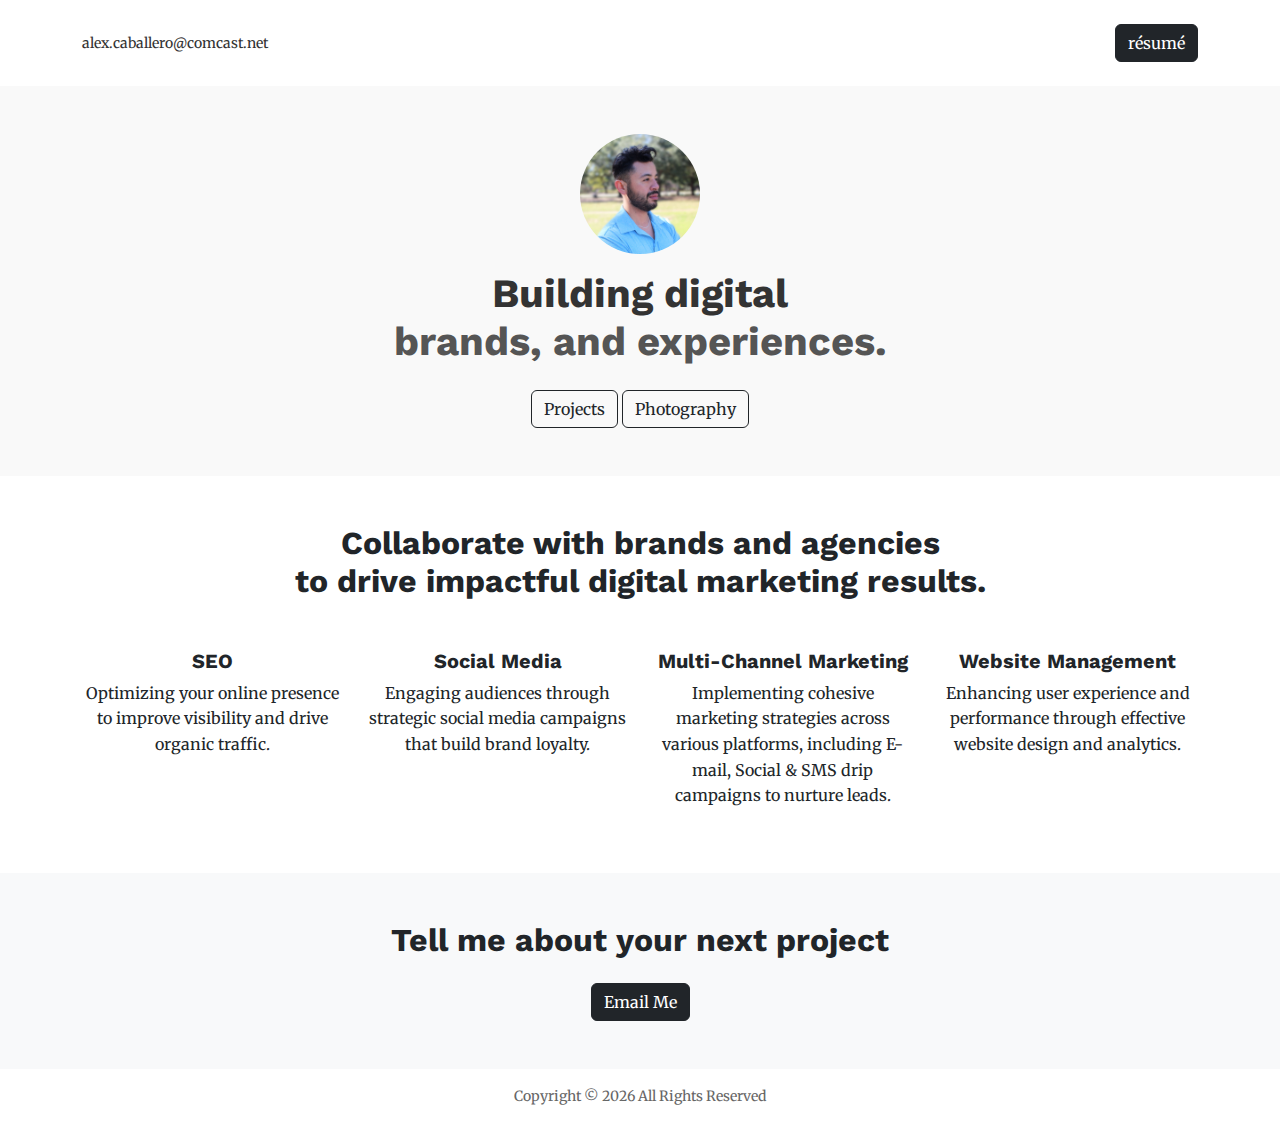
<file: index.html>
<!DOCTYPE html>
<html lang="en">

<head>
    <meta charset="UTF-8">
    <meta name="viewport" content="width=device-width, initial-scale=1.0">
    <title>Portfolio</title>
    <link rel="stylesheet" href="https://cdn.jsdelivr.net/npm/bootstrap@5.3.2/dist/css/bootstrap.min.css">
    <link
        href="https://fonts.googleapis.com/css2?family=Work+Sans:wght@400;600;700&family=Merriweather:wght@400;700&display=swap"
        rel="stylesheet">
    <link rel="stylesheet" href="/css/style.css">
</head>

<body>
    <header class="container text-center py-4">
        <div class="d-flex justify-content-between align-items-center">
            <div>
                <a href="mailto:alex.caballero@comcast.net" class="email">alex.caballero@comcast.net</a>
            </div>
            <div>
                <!-- <a href="#" class="btn btn-outline-dark mx-2">Copy</a> -->
                <a href="/assets/Alex Resume 2024.pdf" class="btn btn-dark">résumé</a>
            </div>
        </div>
    </header>

    <main>
        <section class="hero text-center py-5">
            <div>
                <img src="/assets/1profile.jpg" alt="Profile Photo" class="rounded-circle mb-3" width="120">
                <h1 id="headline" class="fw-bold">
                    Building digital <br>
                    <span>brands, and experiences.</span>
                </h1>
                <a href="projects.html" class="btn btn-outline-dark mt-3">Projects</a>
                <a href="photos.html" class="btn btn-outline-dark mt-3">Photography</a>
            </div>
        </section>

        <!-- <section class="brands py-5 bg-light text-center">
            <div class="container">
                <div class="d-flex justify-content-around flex-wrap">
                    <a href="photos.html" class="btn btn-outline-dark mt-3">Photography</a>
                    <img src="img1.png" alt="Brand 1" width="100">
                    <img src="img2.png" alt="Brand 2" width="100">
                    <img src="img3.png" alt="Brand 3" width="100">
                    <img src="img4.png" alt="Brand 4" width="100">
                    <img src="img5.png" alt="Brand 5" width="100"> 
                </div>
            </div>
        </section> -->

        <section class="services py-5">
            <div class="container text-center">
                <h2 class="mb-5 fw-bold">Collaborate with brands and agencies <br> to drive impactful digital marketing
                    results.</h2>
                <div class="row">
                    <div class="col-md-3">
                        <h5 class="fw-bold">SEO</h5>
                        <p>Optimizing your online presence to improve visibility and drive organic traffic.</p>
                    </div>
                    <div class="col-md-3">
                        <h5 class="fw-bold">Social Media</h5>
                        <p>Engaging audiences through strategic social media campaigns that build brand loyalty.</p>
                    </div>
                    <div class="col-md-3">
                        <h5 class="fw-bold">Multi-Channel Marketing</h5>
                        <p>Implementing cohesive marketing strategies across various platforms, including E-mail, Social
                            & SMS drip campaigns to nurture leads.</p>
                    </div>
                    <div class="col-md-3">
                        <h5 class="fw-bold">Website Management</h5>
                        <p>Enhancing user experience and performance through effective website design and analytics.</p>
                    </div>
                </div>
            </div>
        </section>


        <section class="contact py-5 bg-light text-center">
            <div class="container">
                <h2 class="fw-bold">Tell me about your next project</h2>
                <div class="mt-4">
                    <a href="mailto:alex.caballero@comcast.net" class="btn btn-dark mx-2">Email Me</a>
                    <!-- <a href="#" class="btn btn-outline-dark mx-2">WhatsApp</a>
                </div> -->
                </div>
        </section>
    </main>

    <footer class="text-center py-3">
        <p>Copyright &copy;
            <script>document.write(new Date().getFullYear())</script> All Rights Reserved
        </p>
    </footer>

    <script src="/js/script.js"></script>
</body>

</html>
</file>
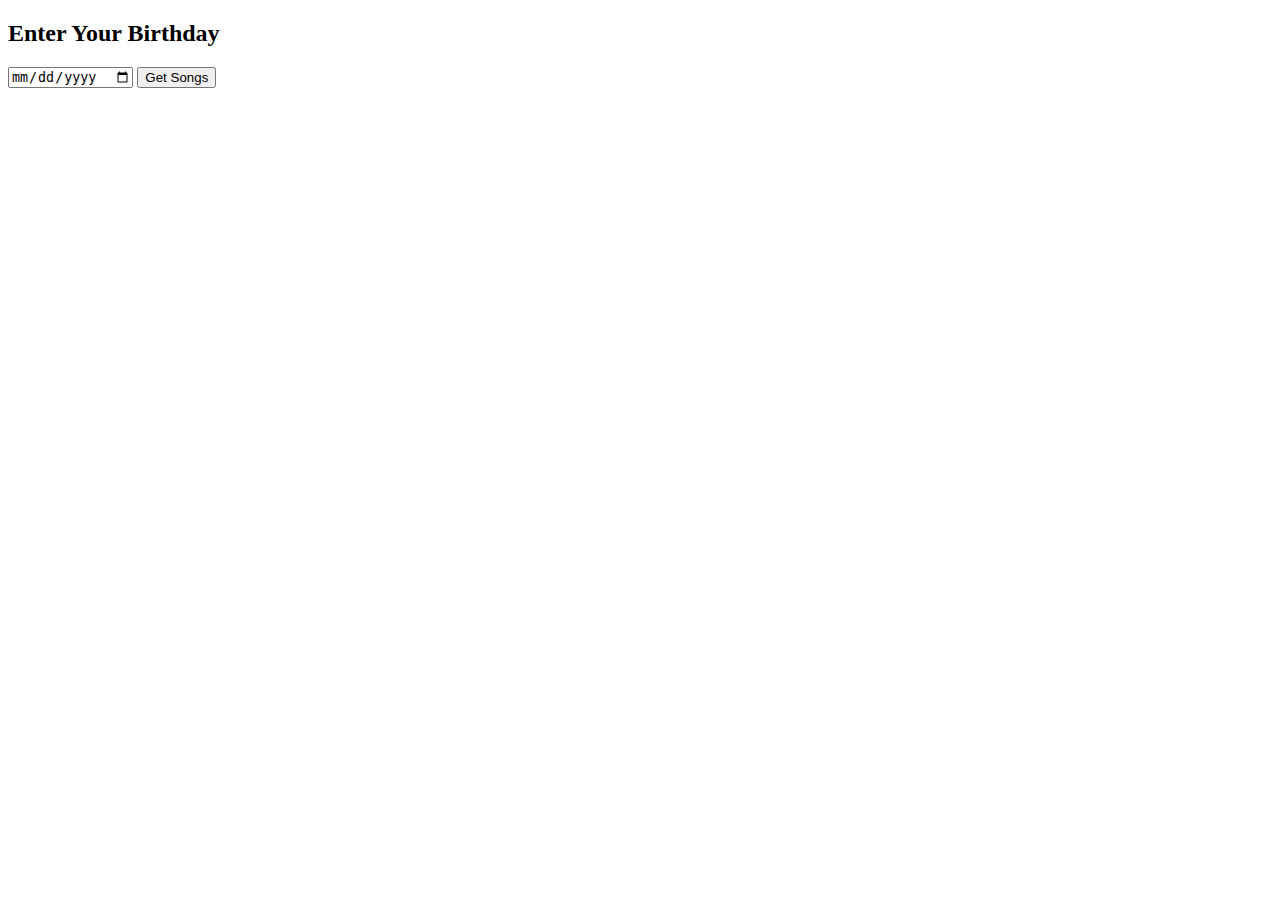
<file: billboard_webapp/index.html>
<!DOCTYPE html>
<html>
<head>
  <title>Billboard Top 10</title>
</head>
<body>
  <h2>Enter Your Birthday</h2>
  <input type="date" id="birthday" />
  <button onclick="getSongs()">Get Songs</button>
  <ul id="results"></ul>

  <script>
    async function getSongs() {
      const birthday = document.getElementById('birthday').value;
      const response = await fetch(`http://localhost:5000/billboard?date=${birthday}`);
      const data = await response.json();

      const results = document.getElementById('results');
      results.innerHTML = "";

      if (data.songs) {
        data.songs.forEach(song => {
          const li = document.createElement('li');
          li.textContent = song;
          results.appendChild(li);
        });
      } else {
        results.innerHTML = "<li>Could not fetch chart data.</li>";
      }
    }
  </script>
</body>
</html>
</file>
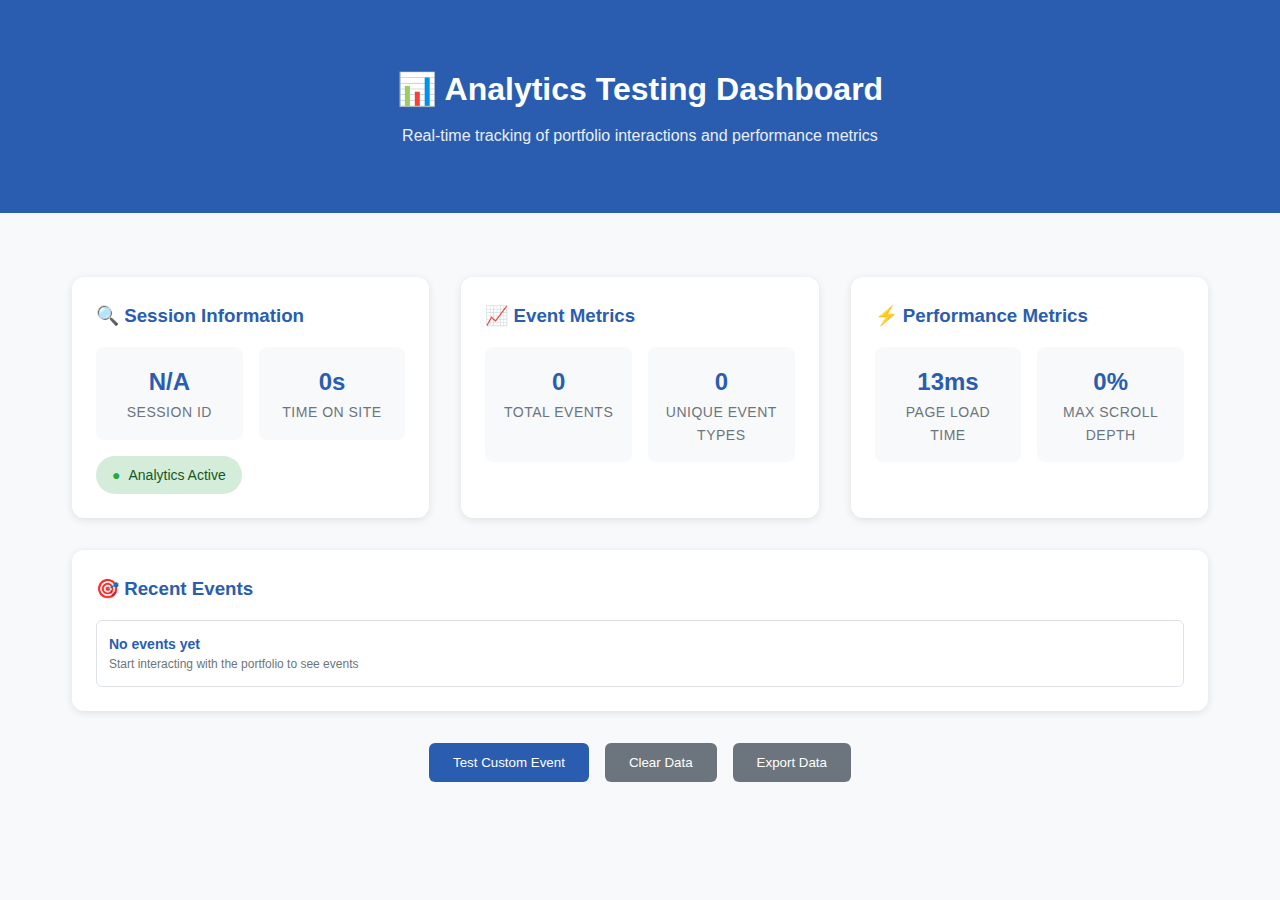
<file: analytics-test.html>
<!DOCTYPE html>
<html lang="en">
<head>
    <meta charset="UTF-8">
    <meta name="viewport" content="width=device-width, initial-scale=1.0">
    <title>Analytics Testing Dashboard - Alex Caballero</title>
    <style>
        * {
            margin: 0;
            padding: 0;
            box-sizing: border-box;
        }

        body {
            font-family: 'Inter', -apple-system, BlinkMacSystemFont, sans-serif;
            background: #f8f9fa;
            color: #212529;
            line-height: 1.6;
        }

        .container {
            max-width: 1200px;
            margin: 0 auto;
            padding: 2rem;
        }

        .header {
            background: #2A5DB0;
            color: white;
            padding: 2rem 0;
            margin-bottom: 2rem;
        }

        .header h1 {
            text-align: center;
            font-size: 2rem;
            margin-bottom: 0.5rem;
        }

        .header p {
            text-align: center;
            opacity: 0.9;
        }

        .dashboard {
            display: grid;
            grid-template-columns: repeat(auto-fit, minmax(300px, 1fr));
            gap: 2rem;
            margin-bottom: 2rem;
        }

        .card {
            background: white;
            border-radius: 12px;
            padding: 1.5rem;
            box-shadow: 0 2px 8px rgba(0, 0, 0, 0.1);
        }

        .card h3 {
            color: #2A5DB0;
            margin-bottom: 1rem;
            display: flex;
            align-items: center;
            gap: 0.5rem;
        }

        .metrics {
            display: grid;
            grid-template-columns: repeat(2, 1fr);
            gap: 1rem;
            margin-bottom: 1rem;
        }

        .metric {
            text-align: center;
            padding: 1rem;
            background: #f8f9fa;
            border-radius: 8px;
        }

        .metric-value {
            font-size: 1.5rem;
            font-weight: bold;
            color: #2A5DB0;
        }

        .metric-label {
            font-size: 0.875rem;
            color: #6c757d;
            text-transform: uppercase;
            letter-spacing: 0.5px;
        }

        .events-list {
            max-height: 300px;
            overflow-y: auto;
            border: 1px solid #dee2e6;
            border-radius: 6px;
        }

        .event {
            padding: 0.75rem;
            border-bottom: 1px solid #f1f3f4;
            font-size: 0.875rem;
        }

        .event:last-child {
            border-bottom: none;
        }

        .event-name {
            font-weight: 600;
            color: #2A5DB0;
        }

        .event-time {
            color: #6c757d;
            font-size: 0.75rem;
        }

        .event-data {
            margin-top: 0.25rem;
            color: #495057;
        }

        .actions {
            display: flex;
            gap: 1rem;
            justify-content: center;
            margin-top: 2rem;
        }

        .btn {
            padding: 0.75rem 1.5rem;
            border: none;
            border-radius: 6px;
            cursor: pointer;
            font-weight: 500;
            transition: all 0.2s;
        }

        .btn-primary {
            background: #2A5DB0;
            color: white;
        }

        .btn-primary:hover {
            background: #1e4085;
        }

        .btn-secondary {
            background: #6c757d;
            color: white;
        }

        .btn-secondary:hover {
            background: #545b62;
        }

        .status {
            display: inline-flex;
            align-items: center;
            gap: 0.5rem;
            padding: 0.5rem 1rem;
            border-radius: 20px;
            font-size: 0.875rem;
            font-weight: 500;
        }

        .status.active {
            background: #d4edda;
            color: #155724;
        }

        .status.active::before {
            content: "●";
            color: #28a745;
        }

        @media (max-width: 768px) {
            .container {
                padding: 1rem;
            }
            
            .dashboard {
                grid-template-columns: 1fr;
            }
            
            .actions {
                flex-direction: column;
            }
        }
    </style>
</head>
<body>
    <div class="header">
        <div class="container">
            <h1>📊 Analytics Testing Dashboard</h1>
            <p>Real-time tracking of portfolio interactions and performance metrics</p>
        </div>
    </div>

    <div class="container">
        <div class="dashboard">
            <!-- Session Info -->
            <div class="card">
                <h3>🔍 Session Information</h3>
                <div class="metrics">
                    <div class="metric">
                        <div class="metric-value" id="session-id">Loading...</div>
                        <div class="metric-label">Session ID</div>
                    </div>
                    <div class="metric">
                        <div class="metric-value" id="time-on-site">0s</div>
                        <div class="metric-label">Time on Site</div>
                    </div>
                </div>
                <div class="status active">Analytics Active</div>
            </div>

            <!-- Event Metrics -->
            <div class="card">
                <h3>📈 Event Metrics</h3>
                <div class="metrics">
                    <div class="metric">
                        <div class="metric-value" id="total-events">0</div>
                        <div class="metric-label">Total Events</div>
                    </div>
                    <div class="metric">
                        <div class="metric-value" id="unique-events">0</div>
                        <div class="metric-label">Unique Event Types</div>
                    </div>
                </div>
            </div>

            <!-- Performance Metrics -->
            <div class="card">
                <h3>⚡ Performance Metrics</h3>
                <div class="metrics">
                    <div class="metric">
                        <div class="metric-value" id="page-load">0ms</div>
                        <div class="metric-label">Page Load Time</div>
                    </div>
                    <div class="metric">
                        <div class="metric-value" id="scroll-depth">0%</div>
                        <div class="metric-label">Max Scroll Depth</div>
                    </div>
                </div>
            </div>
        </div>

        <!-- Recent Events -->
        <div class="card">
            <h3>🎯 Recent Events</h3>
            <div class="events-list" id="events-list">
                <div class="event">
                    <div class="event-name">Initializing analytics...</div>
                    <div class="event-time">Loading events...</div>
                </div>
            </div>
        </div>

        <!-- Test Actions -->
        <div class="actions">
            <button class="btn btn-primary" onclick="testCustomEvent()">Test Custom Event</button>
            <button class="btn btn-secondary" onclick="clearAnalytics()">Clear Data</button>
            <button class="btn btn-secondary" onclick="exportData()">Export Data</button>
        </div>
    </div>

    <script>
        // Analytics Dashboard Controller
        class AnalyticsDashboard {
            constructor() {
                this.startTime = Date.now();
                this.updateInterval = null;
                this.init();
            }

            init() {
                this.updateDashboard();
                this.updateInterval = setInterval(() => this.updateDashboard(), 2000);
                this.setupTestEvents();
            }

            updateDashboard() {
                const events = this.getStoredEvents();
                const sessionInfo = this.getSessionInfo(events);
                const metrics = this.calculateMetrics(events);

                // Update session info
                document.getElementById('session-id').textContent = sessionInfo.sessionId || 'N/A';
                document.getElementById('time-on-site').textContent = this.formatTime(Date.now() - this.startTime);

                // Update event metrics
                document.getElementById('total-events').textContent = events.length;
                document.getElementById('unique-events').textContent = metrics.uniqueEventTypes;

                // Update performance metrics
                document.getElementById('scroll-depth').textContent = metrics.maxScrollDepth + '%';
                
                // Update recent events
                this.updateEventsList(events.slice(-10).reverse());
            }

            getStoredEvents() {
                try {
                    return JSON.parse(localStorage.getItem('portfolioAnalytics') || '[]');
                } catch (e) {
                    return [];
                }
            }

            getSessionInfo(events) {
                if (events.length > 0) {
                    return {
                        sessionId: events[0].sessionId?.substring(0, 8) + '...',
                        startTime: events[0].timestamp
                    };
                }
                return {};
            }

            calculateMetrics(events) {
                const eventTypes = new Set(events.map(e => e.eventName));
                const scrollEvents = events.filter(e => e.eventName === 'scroll_depth');
                const maxScrollDepth = scrollEvents.length > 0 
                    ? Math.max(...scrollEvents.map(e => e.percentage || 0))
                    : 0;

                return {
                    uniqueEventTypes: eventTypes.size,
                    maxScrollDepth
                };
            }

            updateEventsList(recentEvents) {
                const eventsList = document.getElementById('events-list');
                
                if (recentEvents.length === 0) {
                    eventsList.innerHTML = '<div class="event"><div class="event-name">No events yet</div><div class="event-time">Start interacting with the portfolio to see events</div></div>';
                    return;
                }

                eventsList.innerHTML = recentEvents.map(event => `
                    <div class="event">
                        <div class="event-name">${this.formatEventName(event.eventName)}</div>
                        <div class="event-time">${new Date(event.timestamp).toLocaleTimeString()}</div>
                        <div class="event-data">${this.formatEventData(event)}</div>
                    </div>
                `).join('');
            }

            formatEventName(eventName) {
                const icons = {
                    'page_view': '👀',
                    'cta_click': '🎯',
                    'scroll_depth': '📜',
                    'language_toggle': '🌐',
                    'email_click': '📧',
                    'resume_download': '📄',
                    'reading_time': '📖',
                    'performance_metrics': '⚡',
                    'custom_test': '🧪'
                };

                const formatted = eventName.replace(/_/g, ' ').replace(/\b\w/g, l => l.toUpperCase());
                return `${icons[eventName] || '📊'} ${formatted}`;
            }

            formatEventData(event) {
                const data = { ...event };
                delete data.eventName;
                delete data.sessionId;
                delete data.timestamp;
                delete data.timeOnPage;

                const entries = Object.entries(data);
                if (entries.length === 0) return '';

                return entries.slice(0, 3).map(([key, value]) => {
                    if (typeof value === 'string' && value.length > 30) {
                        value = value.substring(0, 30) + '...';
                    }
                    return `${key}: ${value}`;
                }).join(' • ');
            }

            formatTime(ms) {
                const seconds = Math.floor(ms / 1000);
                const minutes = Math.floor(seconds / 60);
                const hours = Math.floor(minutes / 60);

                if (hours > 0) return `${hours}h ${minutes % 60}m`;
                if (minutes > 0) return `${minutes}m ${seconds % 60}s`;
                return `${seconds}s`;
            }

            setupTestEvents() {
                // Track page load performance
                if ('performance' in window) {
                    window.addEventListener('load', () => {
                        setTimeout(() => {
                            const perfData = performance.getEntriesByType('navigation')[0];
                            if (perfData) {
                                const loadTime = Math.round(perfData.loadEventEnd - perfData.fetchStart);
                                document.getElementById('page-load').textContent = loadTime + 'ms';
                            }
                        }, 100);
                    });
                }
            }
        }

        // Test functions
        function testCustomEvent() {
            const testData = {
                action: 'manual_test',
                timestamp: new Date().toISOString(),
                userAgent: navigator.userAgent.substring(0, 50) + '...',
                randomValue: Math.floor(Math.random() * 1000)
            };

            // Store test event
            const event = {
                eventName: 'custom_test',
                sessionId: 'dashboard-test',
                timestamp: new Date().toISOString(),
                timeOnPage: Date.now() - dashboard.startTime,
                ...testData
            };

            const stored = JSON.parse(localStorage.getItem('portfolioAnalytics') || '[]');
            stored.push(event);
            localStorage.setItem('portfolioAnalytics', JSON.stringify(stored));

            alert('✅ Custom test event tracked! Check the Recent Events section.');
        }

        function clearAnalytics() {
            if (confirm('Are you sure you want to clear all analytics data?')) {
                localStorage.removeItem('portfolioAnalytics');
                alert('🗑️ Analytics data cleared!');
            }
        }

        function exportData() {
            const events = JSON.parse(localStorage.getItem('portfolioAnalytics') || '[]');
            const dataStr = JSON.stringify(events, null, 2);
            const dataBlob = new Blob([dataStr], { type: 'application/json' });
            
            const link = document.createElement('a');
            link.href = URL.createObjectURL(dataBlob);
            link.download = 'portfolio-analytics-' + new Date().toISOString().split('T')[0] + '.json';
            link.click();
        }

        // Initialize dashboard
        const dashboard = new AnalyticsDashboard();

        // Add some sample navigation for testing
        console.log('🔧 Analytics Dashboard Ready!');
        console.log('💡 Tips:');
        console.log('   • Visit your portfolio pages to generate events');
        console.log('   • Click buttons, scroll, toggle language');
        console.log('   • Return here to see real-time analytics data');
    </script>
</body>
</html>
</file>
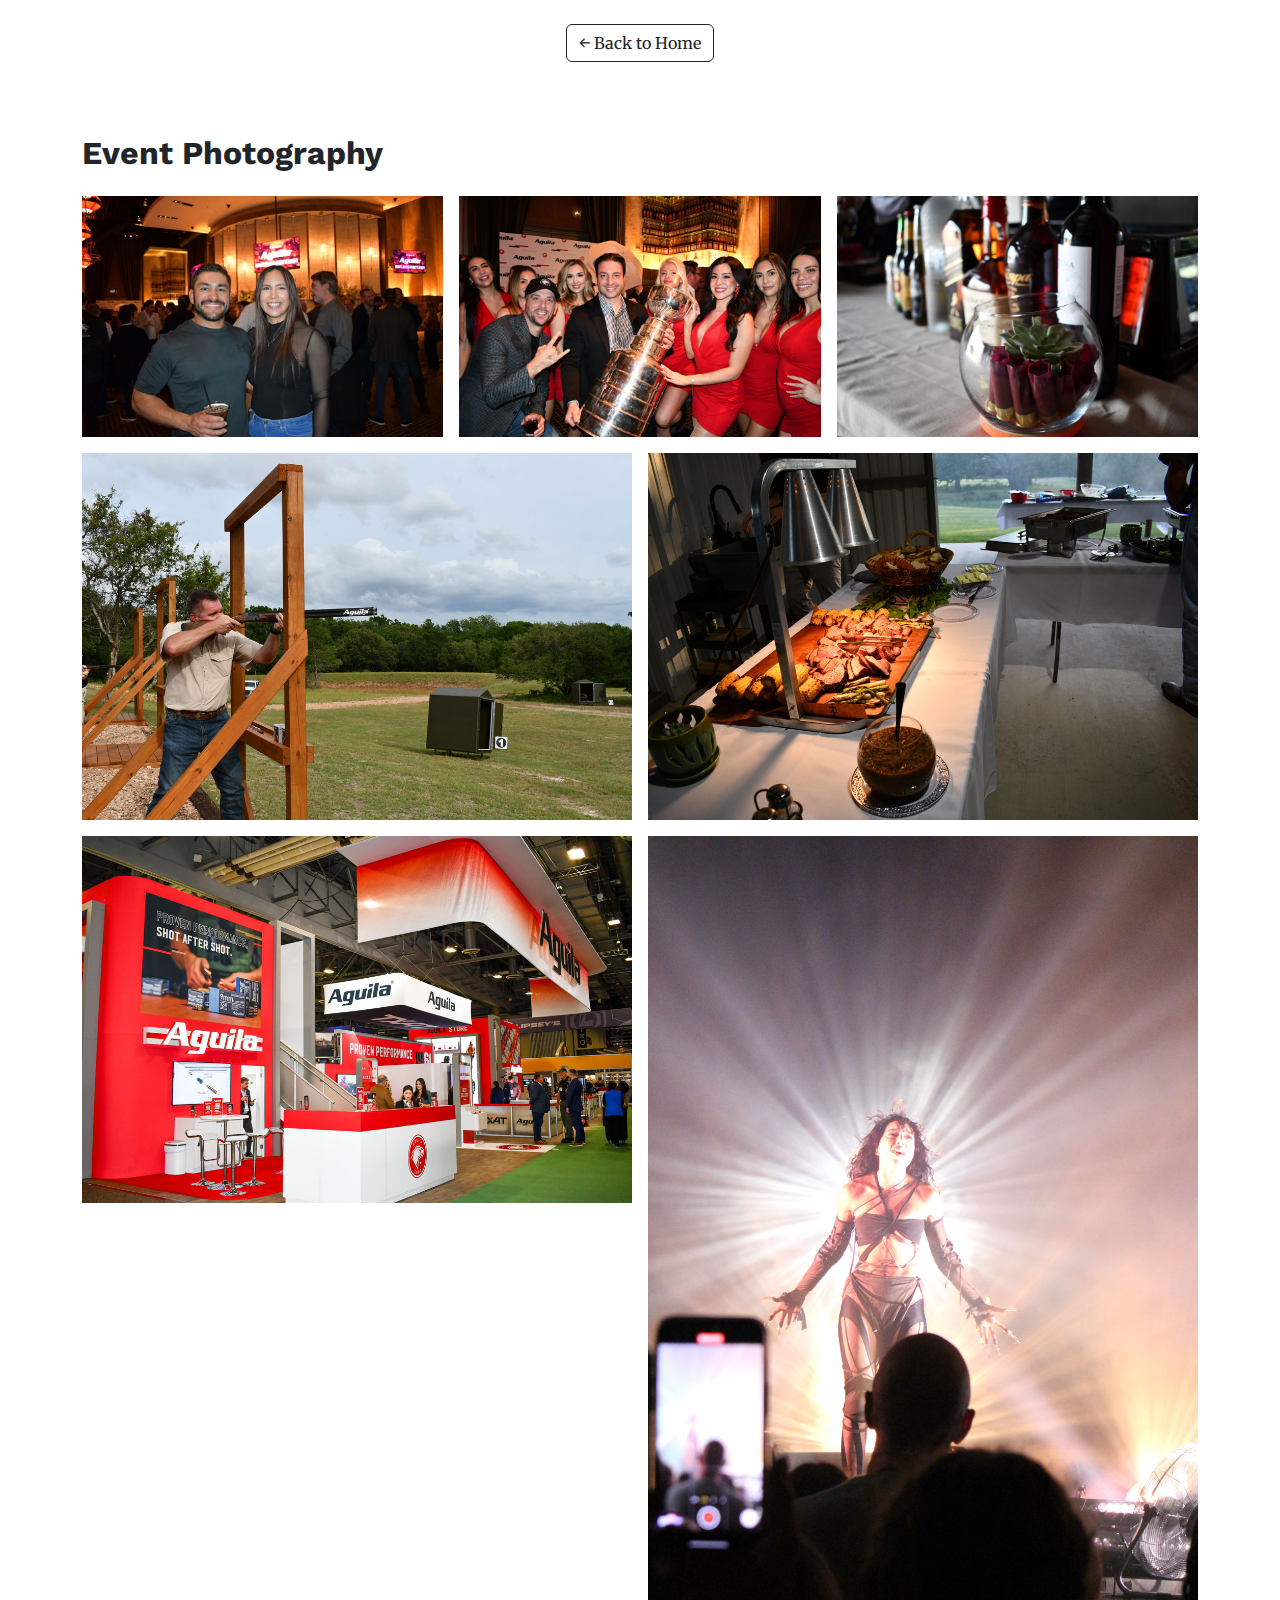
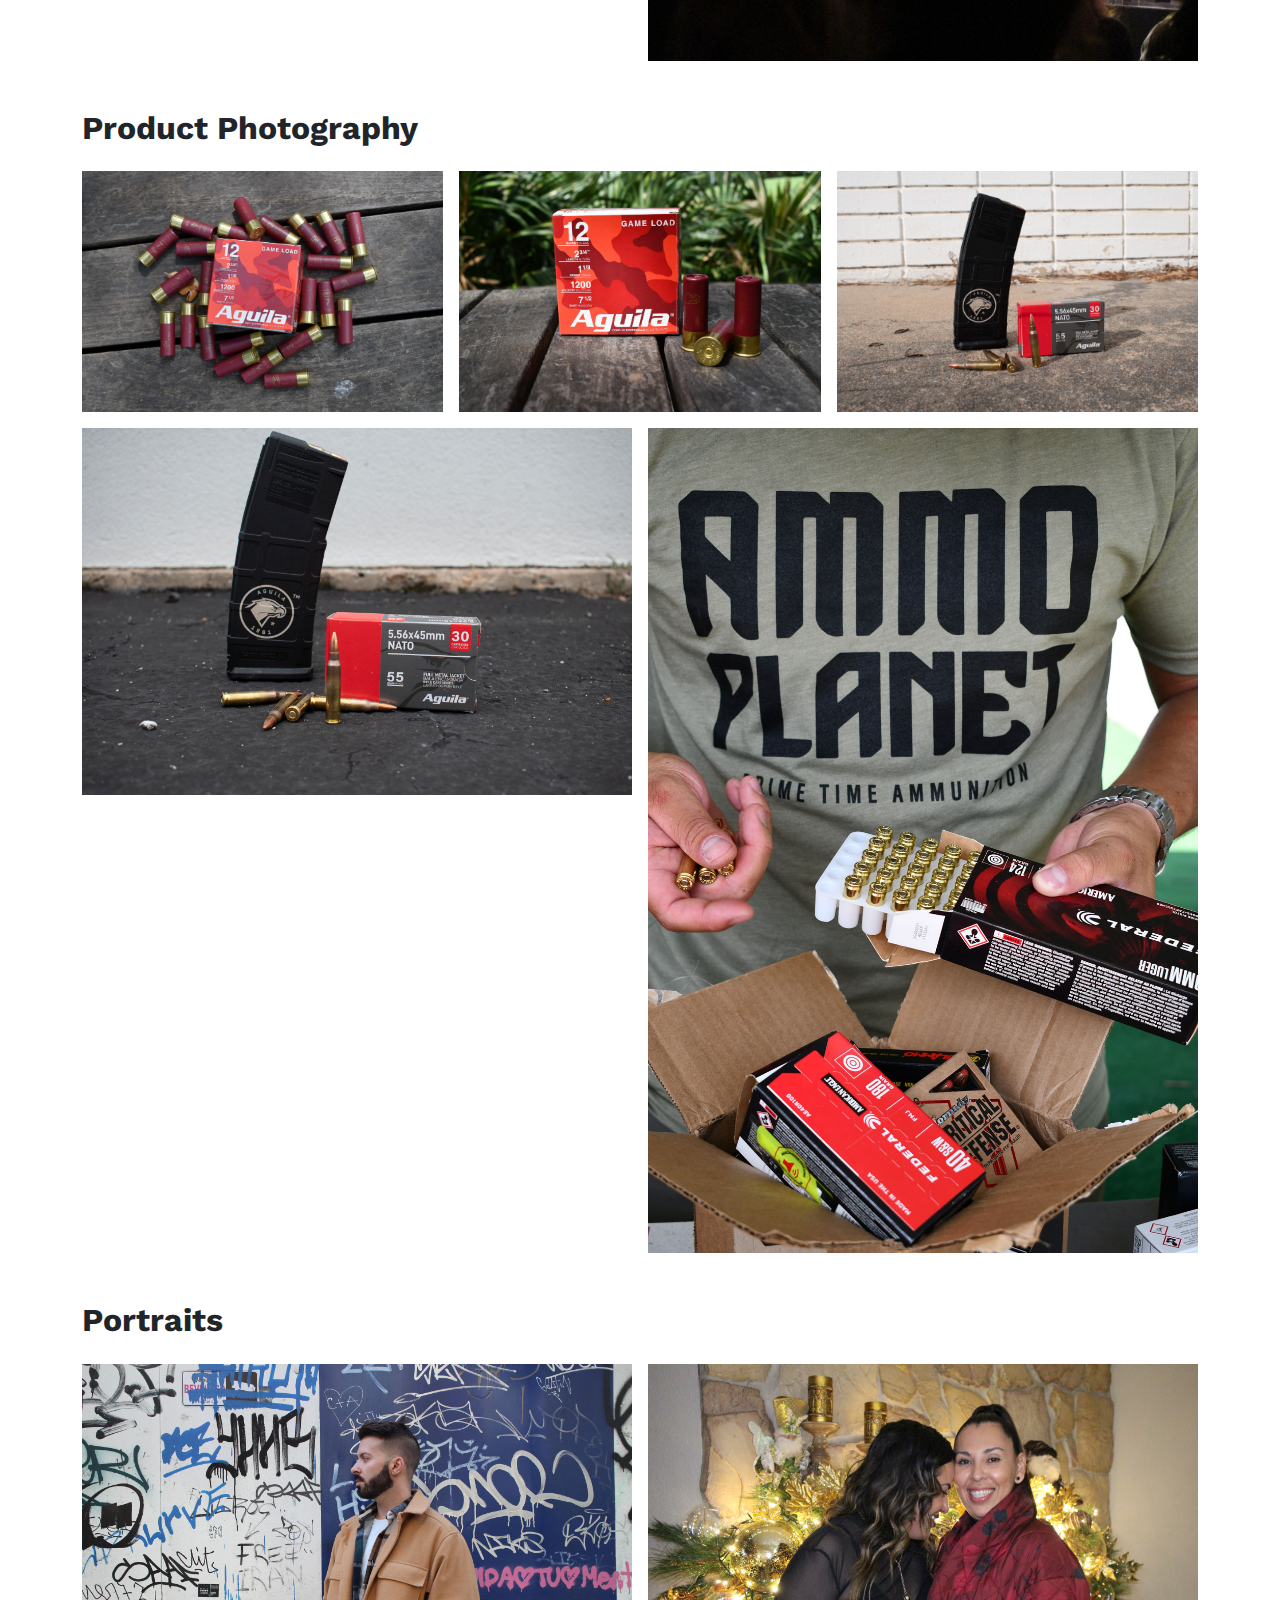
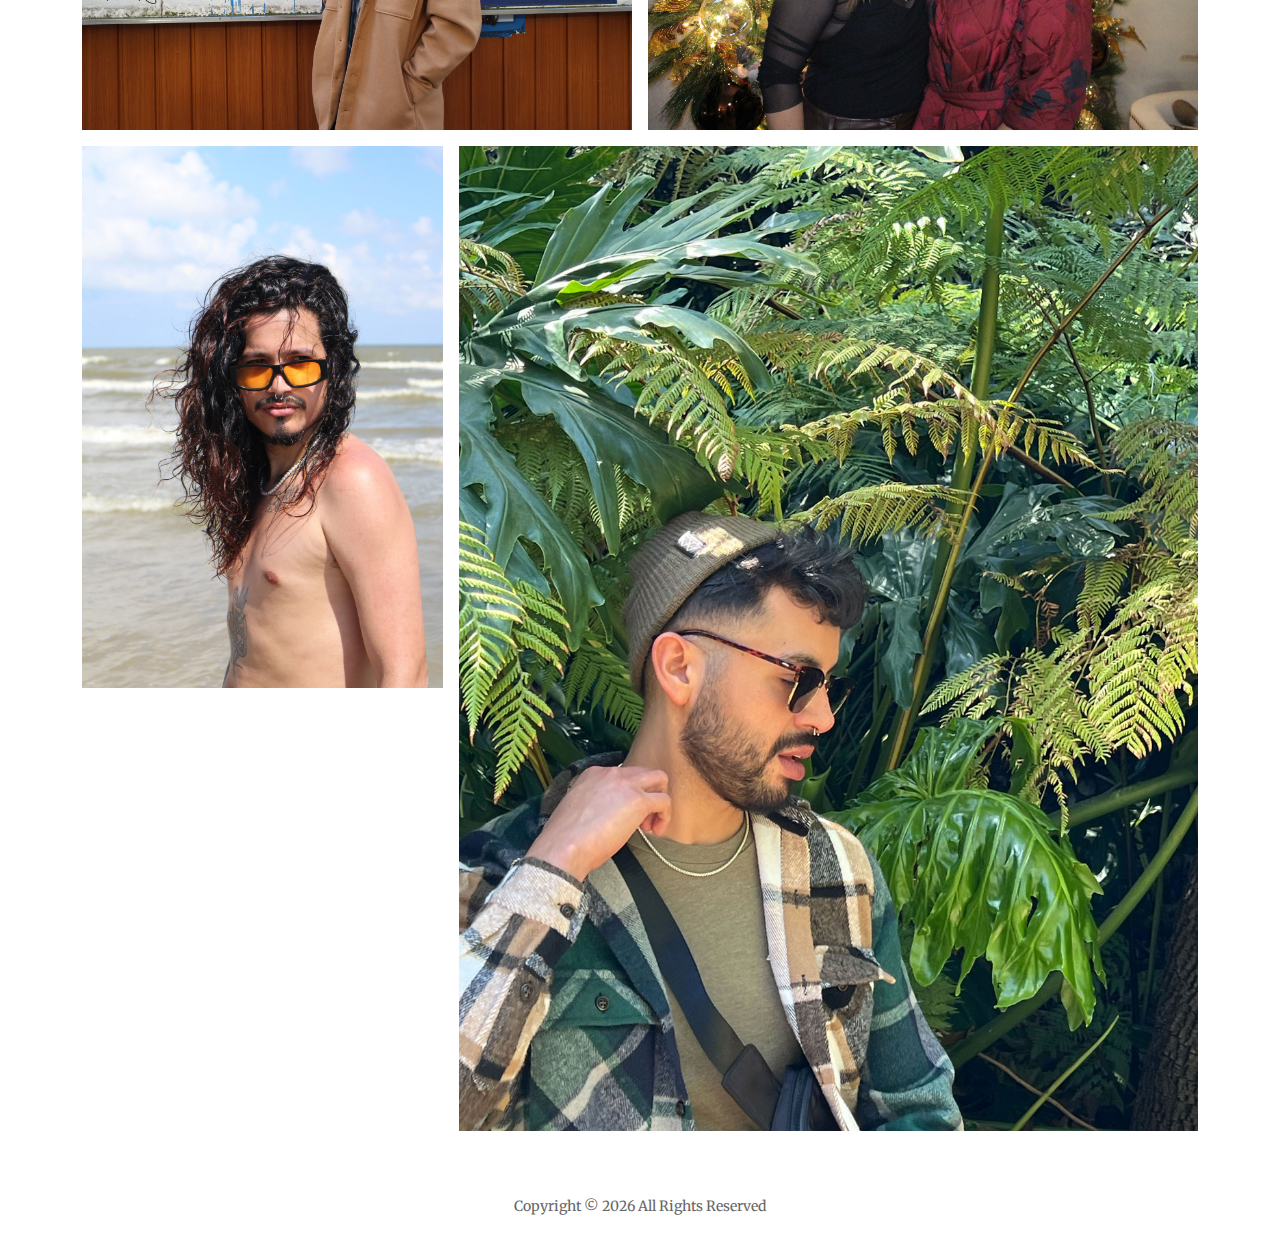
<file: photos.html>
<!DOCTYPE html>
<html lang="en">

<head>
    <meta charset="UTF-8">
    <meta name="viewport" content="width=device-width, initial-scale=1.0">
    <title>Photos</title>
    <link rel="stylesheet" href="https://cdn.jsdelivr.net/npm/bootstrap@5.3.2/dist/css/bootstrap.min.css">
    <link
        href="https://fonts.googleapis.com/css2?family=Work+Sans:wght@400;600;700&family=Merriweather:wght@400;700&display=swap"
        rel="stylesheet">
    <link rel="stylesheet" href="/css/style.css">
</head>

<body>
    <header class="container text-center py-4">
        <div>
            <a href="index.html" class="btn btn-outline-dark">← Back to Home</a>
        </div>
    </header>

    <main class="container py-5">
        <!-- Event Photography Section -->
        <section class="mb-5">
            <h2 class="fw-bold mb-4">Event Photography</h2>
            <div class="row g-3">
                <div class="col-md-4">
                    <img src="/assets/event1.jpg" alt="Shot Show Party 2024" class="img-fluid">
                </div>
                <div class="col-md-4">
                    <img src="assets/event3.jpg" alt="Shot Show Party 2024" class="img-fluid">
                </div>
                <div class="col-md-4">
                    <img src="assets/event4.jpg" alt="Shotshell Adorned Table" class="img-fluid">
                </div>
                <div class="col-md-6">
                    <img src="assets/event6.jpg" alt="Clay Shooting" class="img-fluid">
                </div>
                <div class="col-md-6">
                    <img src="assets/event7.jpg" alt="Food Table" class="img-fluid">
                </div>
                <div class="col-md-6">
                    <img src="assets/event8.jpg" alt="Men in line for food" class="img-fluid">
                </div>
                <div class="col-md-6">
                    <img src="assets/event9.JPG" alt="Men in line for food" class="img-fluid">
                </div>
            </div>

        </section>

        <!-- Product Photography Section -->
        <section class="mb-5">
            <h2 class="fw-bold mb-4">Product Photography</h2>
            <div class="row g-3">
                <div class="col-md-4">
                    <img src="/assets/product1.jpg" alt="Product Photo 1" class="img-fluid">
                </div>
                <div class="col-md-4">
                    <img src="assets/product2.jpg" alt="Product Photo 2" class="img-fluid">
                </div>
                <div class="col-md-4">
                    <img src="/assets/product3.jpg" alt="Product Photo 3" class="img-fluid">
                </div>
                <div class="col-md-6">
                    <img src="/assets/product4.jpg" alt="Product Photo 4" class="img-fluid">
                </div>
                <div class="col-md-6">
                    <img src="/assets/product5.JPG" alt="Product Photo 5" class="img-fluid">
                </div>
            </div>
        </section>

        <!-- Portraits Section -->
        <section>
            <h2 class="fw-bold mb-4">Portraits</h2>
            <div class="row g-3">
                <div class="col-md-6">
                    <img src="assets/portrait1.JPG" alt="Portrait 1" class="img-fluid">
                </div>
                <div class="col-md-6">
                    <img src="/assets/portrait2.JPG" alt="Portrait 2" class="img-fluid">
                </div>
                <div class="col-md-4">
                    <img src="/assets/portrait3.JPG" alt="Portrait 3" class="img-fluid">
                </div>
                <div class="col-md-8">
                    <img src="/assets/leafs.jpg" alt="Portrait 4" class="img-fluid">
                </div>
            </div>
        </section>
    </main>

    <footer class="text-center py-3">
        <p>Copyright &copy;
            <script>document.write(new Date().getFullYear())</script> All Rights Reserved
        </p>
    </footer>
</body>

</html>
</file>
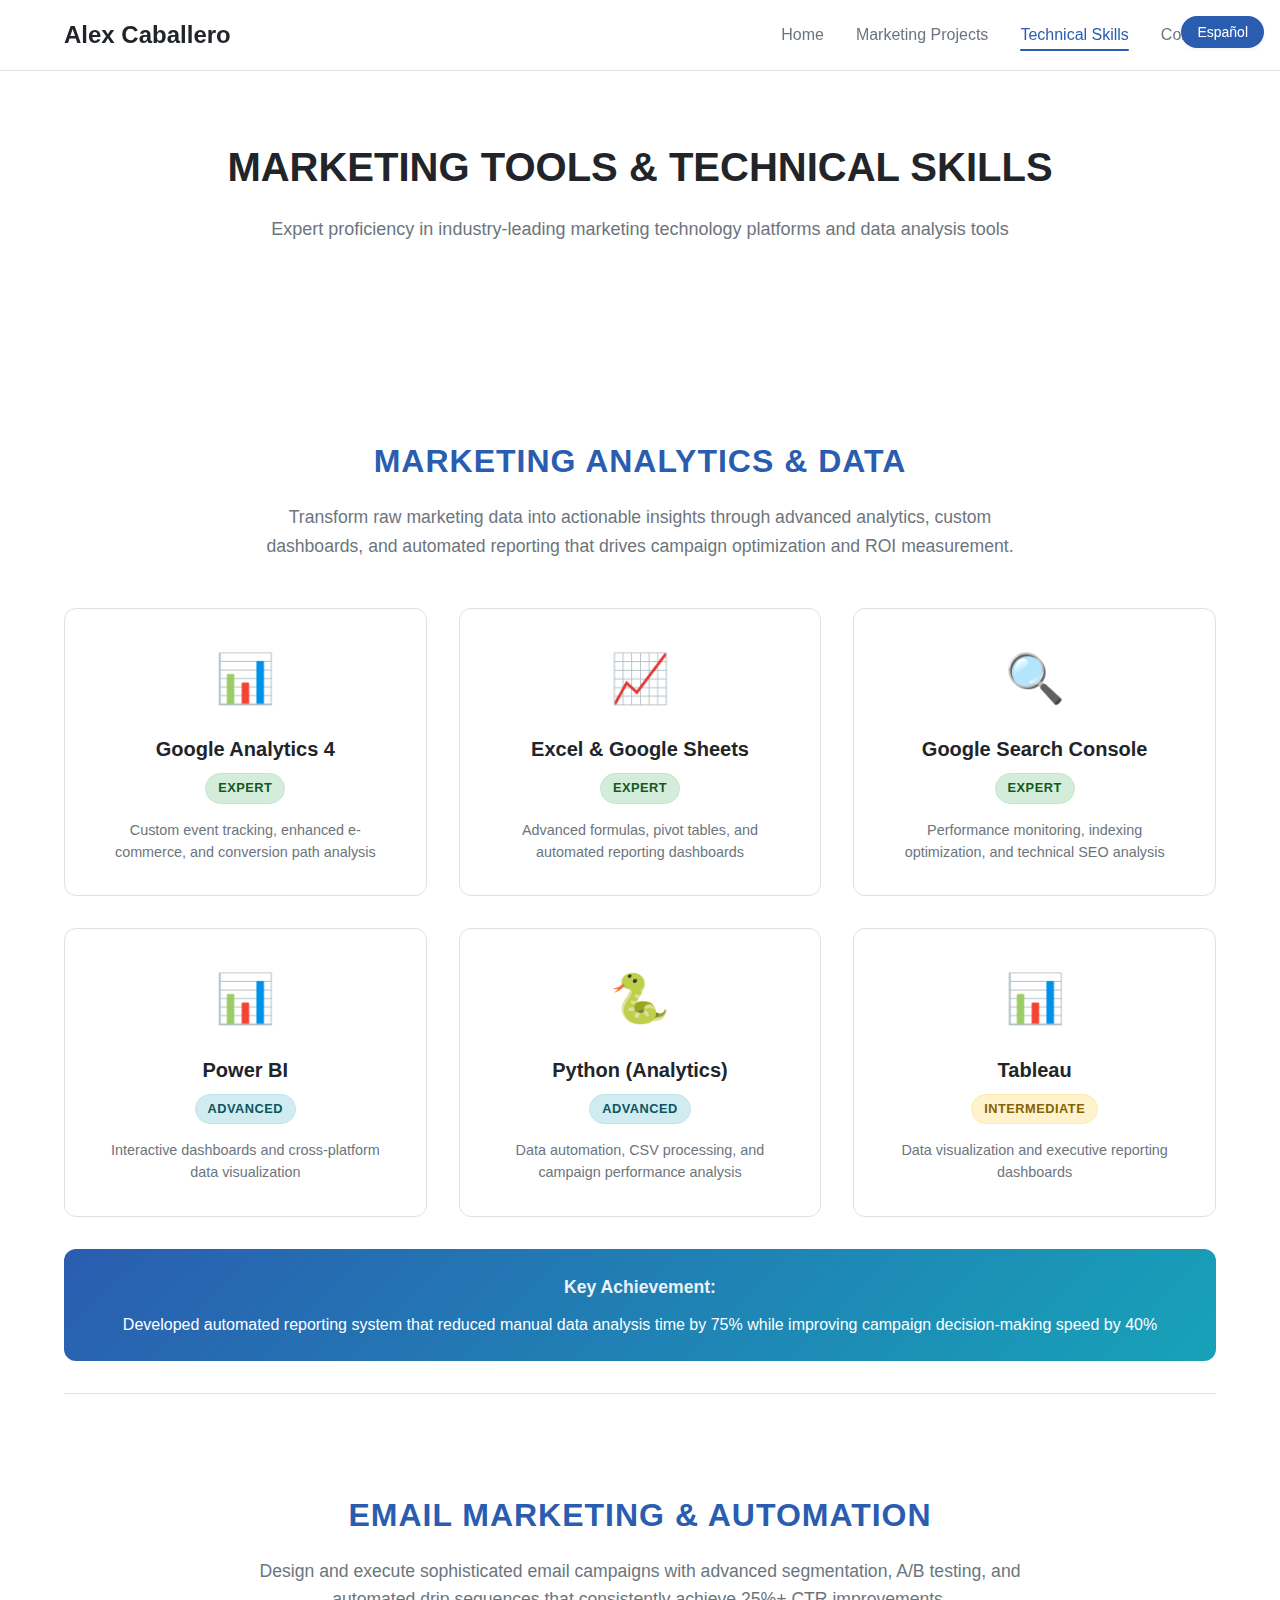
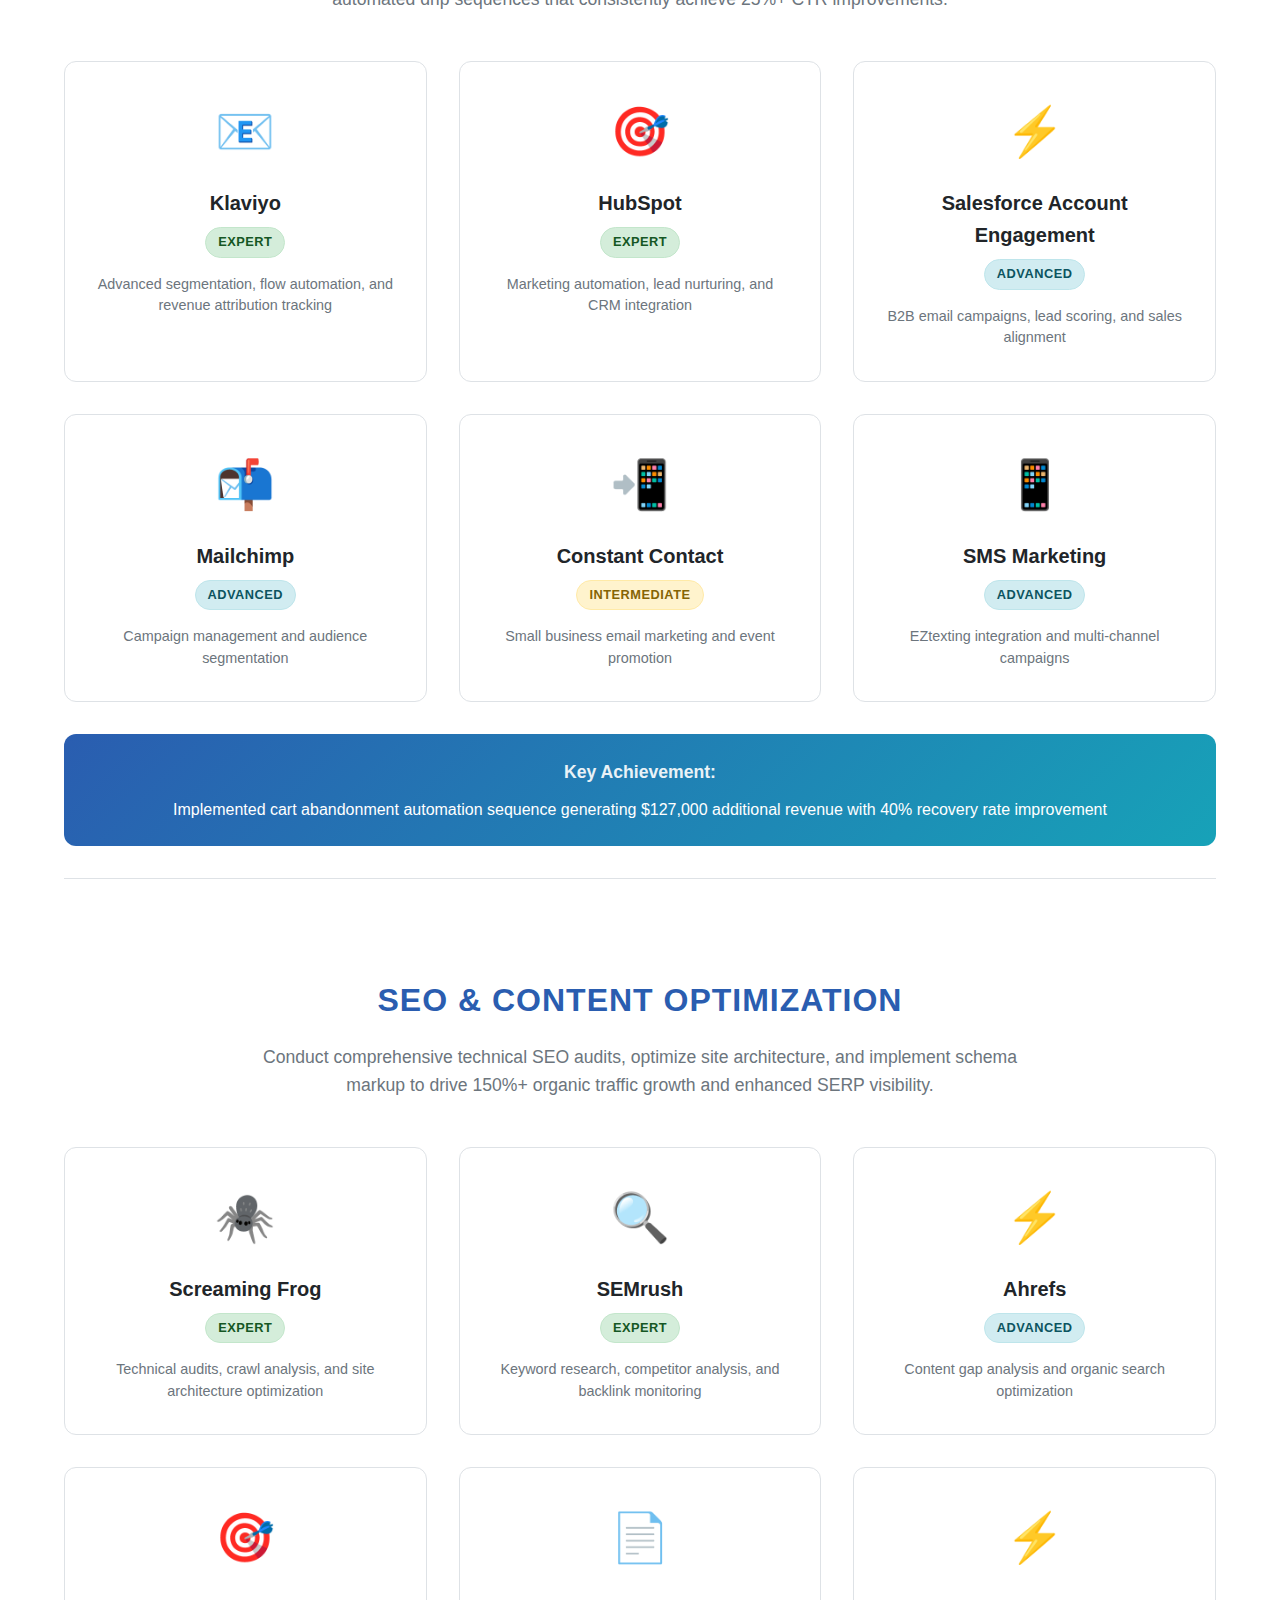
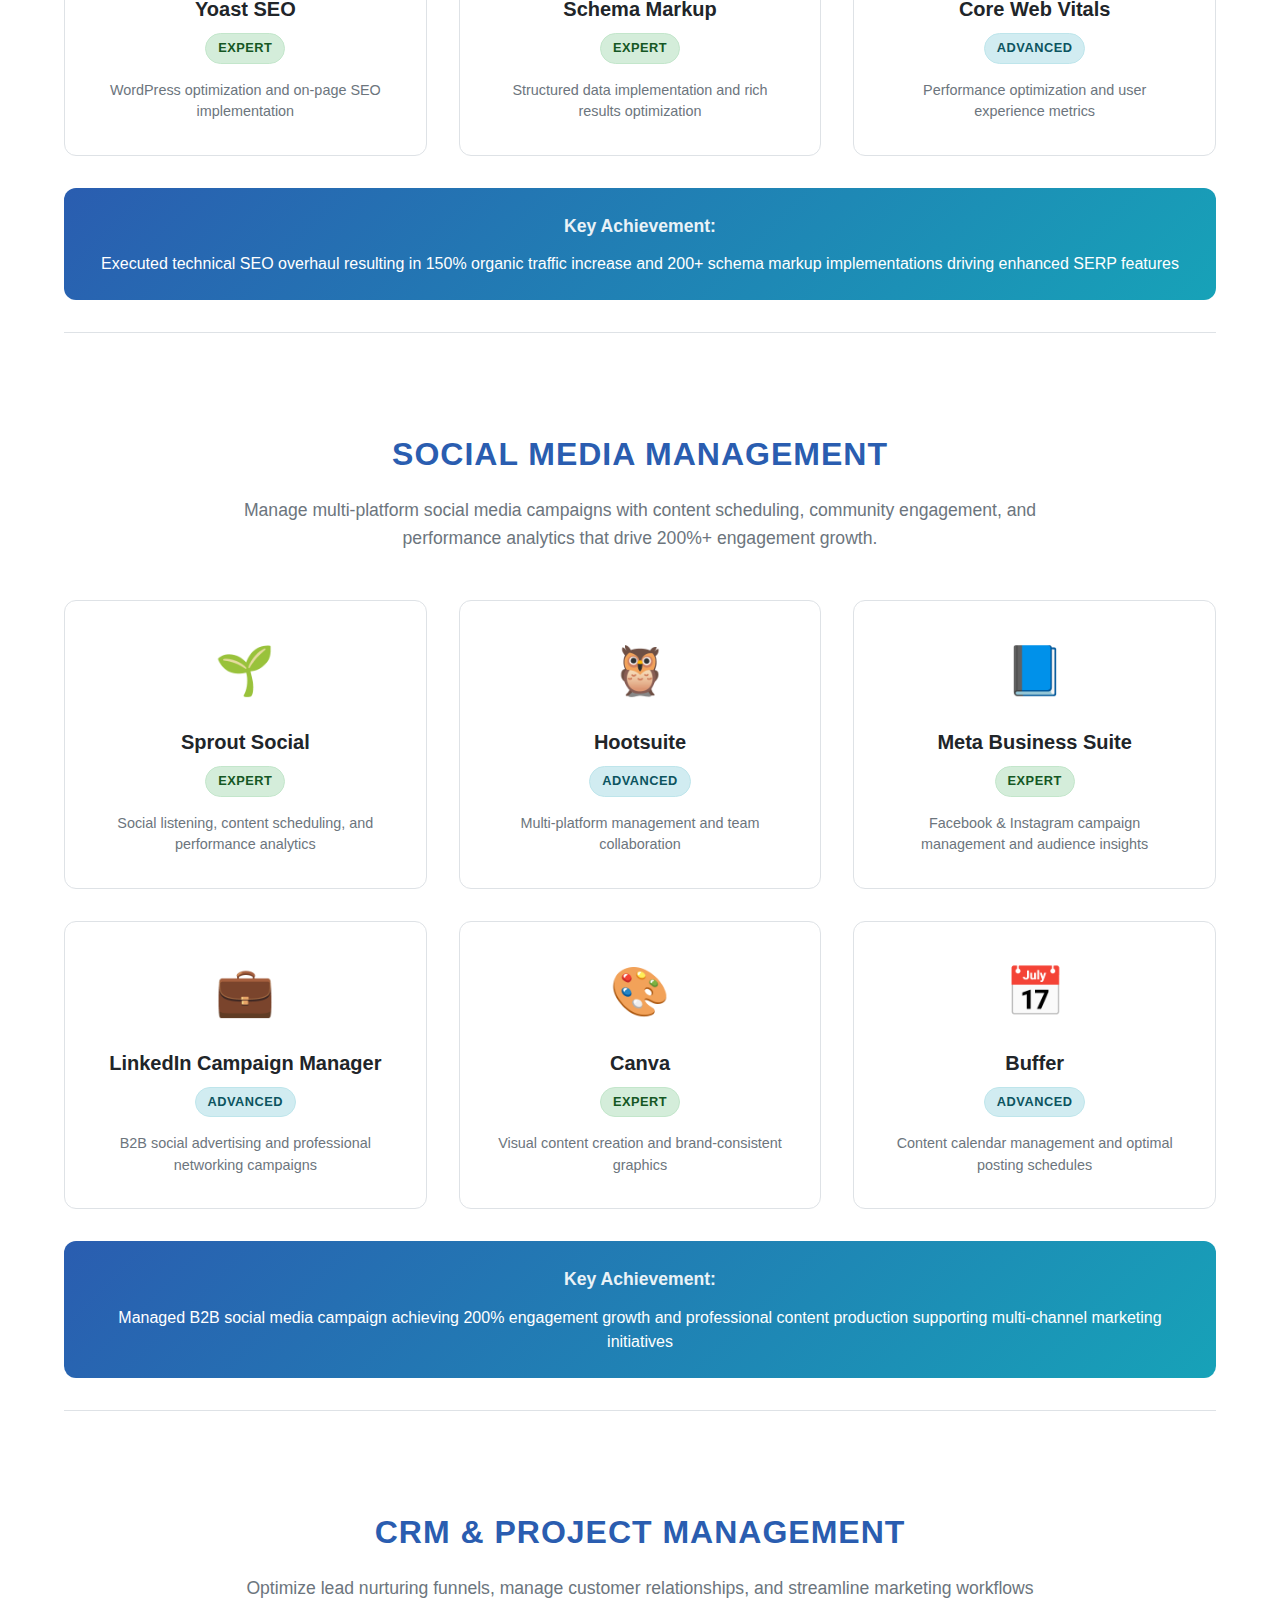
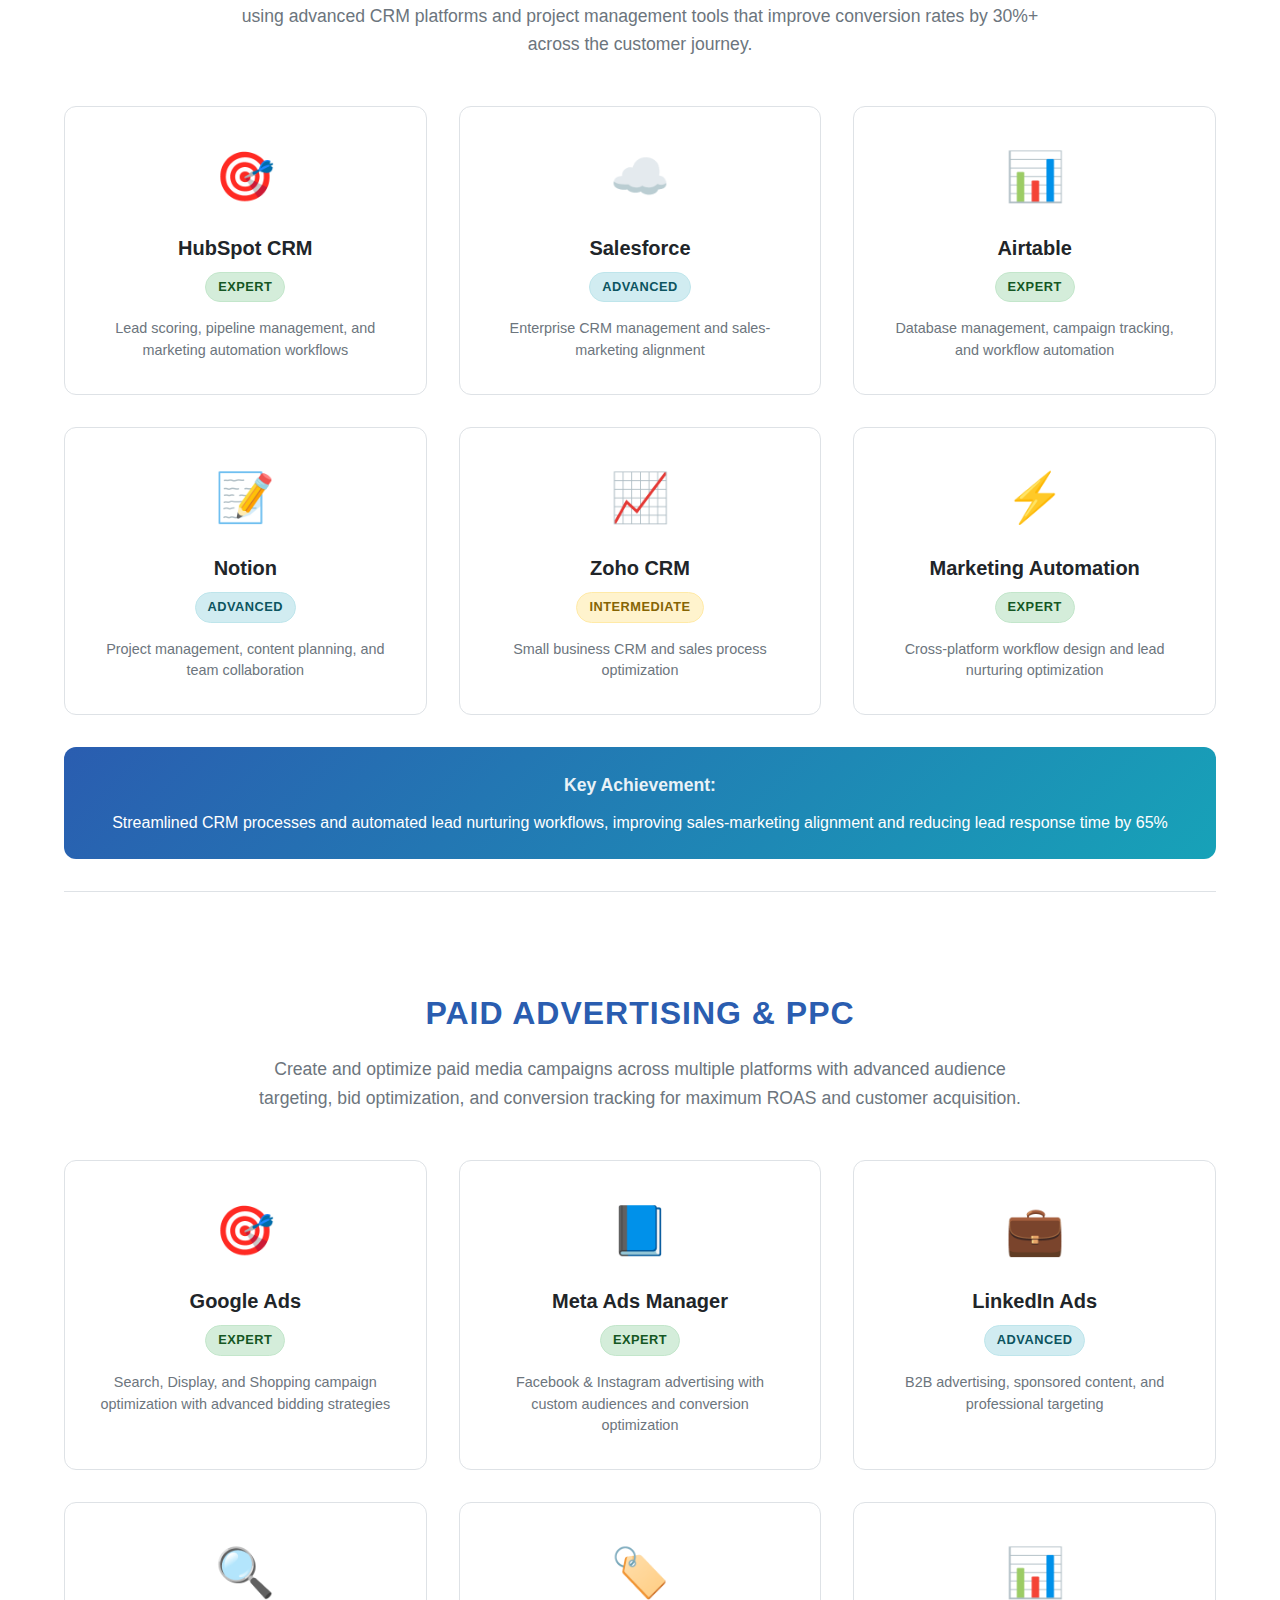
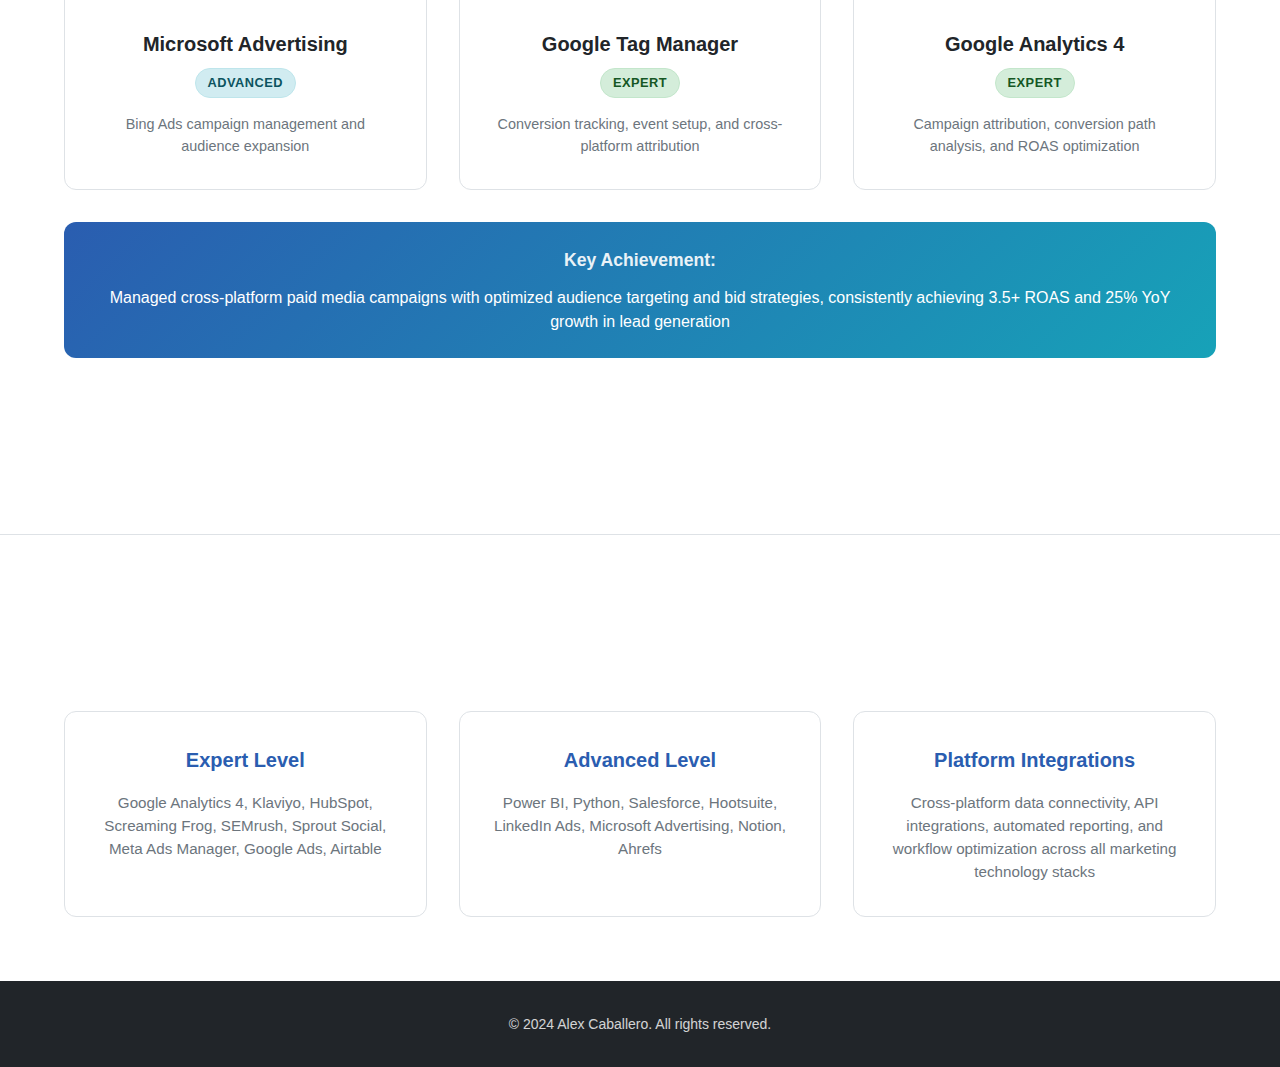
<file: skills.html>
<!DOCTYPE html>
<html lang="en">

<head>
    <meta charset="UTF-8">
    <meta name="viewport" content="width=device-width, initial-scale=1.0">
    <meta name="description"
        content="Alex Caballero's digital marketing tools and technical skills - Expert in Google Analytics, Klaviyo, HubSpot, Sprout Social, and marketing automation platforms">
    <meta name="keywords"
        content="digital marketing tools, Google Analytics, Klaviyo, HubSpot, Salesforce, Sprout Social, SEO tools, email marketing platforms, marketing automation">
    <meta name="author" content="Alex Caballero">
    <title>Marketing Tools & Technical Skills - Alex Caballero | Digital Marketing Specialist</title>
    <link rel="canonical" href="https://alexcaballero.github.io/skills.html">
    <link rel="stylesheet" href="assets/css/style.css">

    <!-- Schema Markup -->
    <script type="application/ld+json">
    {
        "@context": "https://schema.org",
        "@type": "ItemList",
        "name": "Alex Caballero - Digital Marketing Technical Skills",
        "description": "Comprehensive technical skills and marketing tools expertise",
        "url": "https://alexcaballero.github.io/skills.html",
        "author": {
            "@type": "Person",
            "name": "Alex Caballero",
            "jobTitle": "Digital Marketing Specialist"
        },
        "itemListElement": [
            {
                "@type": "Skill",
                "@id": "#analytics-skills",
                "name": "Marketing Analytics & Data",
                "description": "Expert proficiency in Google Analytics 4, Excel, Power BI, and data visualization tools"
            },
            {
                "@type": "Skill",
                "@id": "#email-marketing",
                "name": "Email Marketing & Automation",
                "description": "Advanced email marketing campaign management using Klaviyo, HubSpot, and Salesforce"
            },
            {
                "@type": "Skill",
                "@id": "#seo-tools",
                "name": "SEO & Content Optimization",
                "description": "Technical SEO expertise with Screaming Frog, SEMrush, and content optimization tools"
            },
            {
                "@type": "Skill",
                "@id": "#social-media",
                "name": "Social Media Management",
                "description": "Multi-platform social media management using Sprout Social, Hootsuite, and Meta Business Suite"
            },
            {
                "@type": "Skill",
                "@id": "#crm-management",
                "name": "CRM & Project Management",
                "description": "Customer relationship management and workflow optimization using HubSpot, Salesforce, Airtable, and Notion"
            },
            {
                "@type": "Skill",
                "@id": "#paid-advertising",
                "name": "Paid Advertising & PPC",
                "description": "Performance marketing expertise across Google Ads, Meta Ads, and LinkedIn advertising platforms"
            }
        ]
    }
    </script>

    <script type="application/ld+json">
    {
        "@context": "https://schema.org",
        "@type": "BreadcrumbList",
        "itemListElement": [
            {
                "@type": "ListItem",
                "position": 1,
                "name": "Home",
                "item": "https://alexcaballero.github.io"
            },
            {
                "@type": "ListItem",
                "position": 2,
                "name": "Technical Skills",
                "item": "https://alexcaballero.github.io/skills.html"
            }
        ]
    }
    </script>
</head>

<body>
    <!-- Language Toggle -->
    <div class="language-toggle">
        <button id="lang-toggle" class="lang-btn" data-lang="es">Español</button>
    </div>

    <header class="header">
        <nav class="nav">
            <div class="nav__brand">
                <a href="index.html" class="nav__logo">Alex Caballero</a>
            </div>
            <ul class="nav__list">
                <li class="nav__item"><a href="index.html" class="nav__link">Home</a></li>
                <li class="nav__item"><a href="projects.html" class="nav__link">Marketing Projects</a></li>
                <li class="nav__item"><a href="skills.html" class="nav__link nav__link--active">Technical Skills</a></li>
                <li class="nav__item"><a href="index.html#contact" class="nav__link">Contact</a></li>
            </ul>
            <div class="nav__mobile-toggle">
                <span></span>
                <span></span>
                <span></span>
            </div>
        </nav>
    </header>

    <main class="main">
        <section class="page-header">
            <div class="container">
                <h1 class="page-header__title">MARKETING TOOLS & TECHNICAL SKILLS</h1>
                <p class="page-header__description">Expert proficiency in industry-leading marketing technology platforms and data analysis tools</p>
            </div>
        </section>

        <!-- Marketing Analytics & Data Section -->
        <section class="skills-showcase">
            <div class="container">
                <article class="tool-category" id="analytics-skills">
                    <div class="tool-category__header">
                        <h2 class="tool-category__title">Marketing Analytics & Data</h2>
                        <p class="tool-category__description">Transform raw marketing data into actionable insights through advanced analytics, custom dashboards, and automated reporting that drives campaign optimization and ROI measurement.</p>
                    </div>
                    
                    <div class="tools-grid">
                        <div class="tool-card">
                            <div class="tool-card__icon">📊</div>
                            <h3 class="tool-card__name">Google Analytics 4</h3>
                            <span class="proficiency-badge expert">Expert</span>
                            <p class="tool-card__experience">Custom event tracking, enhanced e-commerce, and conversion path analysis</p>
                        </div>
                        
                        <div class="tool-card">
                            <div class="tool-card__icon">📈</div>
                            <h3 class="tool-card__name">Excel & Google Sheets</h3>
                            <span class="proficiency-badge expert">Expert</span>
                            <p class="tool-card__experience">Advanced formulas, pivot tables, and automated reporting dashboards</p>
                        </div>
                        
                        <div class="tool-card">
                            <div class="tool-card__icon">🔍</div>
                            <h3 class="tool-card__name">Google Search Console</h3>
                            <span class="proficiency-badge expert">Expert</span>
                            <p class="tool-card__experience">Performance monitoring, indexing optimization, and technical SEO analysis</p>
                        </div>
                        
                        <div class="tool-card">
                            <div class="tool-card__icon">📊</div>
                            <h3 class="tool-card__name">Power BI</h3>
                            <span class="proficiency-badge advanced">Advanced</span>
                            <p class="tool-card__experience">Interactive dashboards and cross-platform data visualization</p>
                        </div>
                        
                        <div class="tool-card">
                            <div class="tool-card__icon">🐍</div>
                            <h3 class="tool-card__name">Python (Analytics)</h3>
                            <span class="proficiency-badge advanced">Advanced</span>
                            <p class="tool-card__experience">Data automation, CSV processing, and campaign performance analysis</p>
                        </div>
                        
                        <div class="tool-card">
                            <div class="tool-card__icon">📊</div>
                            <h3 class="tool-card__name">Tableau</h3>
                            <span class="proficiency-badge intermediate">Intermediate</span>
                            <p class="tool-card__experience">Data visualization and executive reporting dashboards</p>
                        </div>
                    </div>
                    
                    <div class="achievement-highlight">
                        <h4>Key Achievement:</h4>
                        <p>Developed automated reporting system that reduced manual data analysis time by 75% while improving campaign decision-making speed by 40%</p>
                    </div>
                </article>

                <!-- Email Marketing & Automation Section -->
                <article class="tool-category" id="email-marketing">
                    <div class="tool-category__header">
                        <h2 class="tool-category__title">Email Marketing & Automation</h2>
                        <p class="tool-category__description">Design and execute sophisticated email campaigns with advanced segmentation, A/B testing, and automated drip sequences that consistently achieve 25%+ CTR improvements.</p>
                    </div>
                    
                    <div class="tools-grid">
                        <div class="tool-card">
                            <div class="tool-card__icon">📧</div>
                            <h3 class="tool-card__name">Klaviyo</h3>
                            <span class="proficiency-badge expert">Expert</span>
                            <p class="tool-card__experience">Advanced segmentation, flow automation, and revenue attribution tracking</p>
                        </div>
                        
                        <div class="tool-card">
                            <div class="tool-card__icon">🎯</div>
                            <h3 class="tool-card__name">HubSpot</h3>
                            <span class="proficiency-badge expert">Expert</span>
                            <p class="tool-card__experience">Marketing automation, lead nurturing, and CRM integration</p>
                        </div>
                        
                        <div class="tool-card">
                            <div class="tool-card__icon">⚡</div>
                            <h3 class="tool-card__name">Salesforce Account Engagement</h3>
                            <span class="proficiency-badge advanced">Advanced</span>
                            <p class="tool-card__experience">B2B email campaigns, lead scoring, and sales alignment</p>
                        </div>
                        
                        <div class="tool-card">
                            <div class="tool-card__icon">📬</div>
                            <h3 class="tool-card__name">Mailchimp</h3>
                            <span class="proficiency-badge advanced">Advanced</span>
                            <p class="tool-card__experience">Campaign management and audience segmentation</p>
                        </div>
                        
                        <div class="tool-card">
                            <div class="tool-card__icon">📲</div>
                            <h3 class="tool-card__name">Constant Contact</h3>
                            <span class="proficiency-badge intermediate">Intermediate</span>
                            <p class="tool-card__experience">Small business email marketing and event promotion</p>
                        </div>
                        
                        <div class="tool-card">
                            <div class="tool-card__icon">📱</div>
                            <h3 class="tool-card__name">SMS Marketing</h3>
                            <span class="proficiency-badge advanced">Advanced</span>
                            <p class="tool-card__experience">EZtexting integration and multi-channel campaigns</p>
                        </div>
                    </div>
                    
                    <div class="achievement-highlight">
                        <h4>Key Achievement:</h4>
                        <p>Implemented cart abandonment automation sequence generating $127,000 additional revenue with 40% recovery rate improvement</p>
                    </div>
                </article>

                <!-- SEO & Content Optimization Section -->
                <article class="tool-category" id="seo-tools">
                    <div class="tool-category__header">
                        <h2 class="tool-category__title">SEO & Content Optimization</h2>
                        <p class="tool-category__description">Conduct comprehensive technical SEO audits, optimize site architecture, and implement schema markup to drive 150%+ organic traffic growth and enhanced SERP visibility.</p>
                    </div>
                    
                    <div class="tools-grid">
                        <div class="tool-card">
                            <div class="tool-card__icon">🕷️</div>
                            <h3 class="tool-card__name">Screaming Frog</h3>
                            <span class="proficiency-badge expert">Expert</span>
                            <p class="tool-card__experience">Technical audits, crawl analysis, and site architecture optimization</p>
                        </div>
                        
                        <div class="tool-card">
                            <div class="tool-card__icon">🔍</div>
                            <h3 class="tool-card__name">SEMrush</h3>
                            <span class="proficiency-badge expert">Expert</span>
                            <p class="tool-card__experience">Keyword research, competitor analysis, and backlink monitoring</p>
                        </div>
                        
                        <div class="tool-card">
                            <div class="tool-card__icon">⚡</div>
                            <h3 class="tool-card__name">Ahrefs</h3>
                            <span class="proficiency-badge advanced">Advanced</span>
                            <p class="tool-card__experience">Content gap analysis and organic search optimization</p>
                        </div>
                        
                        <div class="tool-card">
                            <div class="tool-card__icon">🎯</div>
                            <h3 class="tool-card__name">Yoast SEO</h3>
                            <span class="proficiency-badge expert">Expert</span>
                            <p class="tool-card__experience">WordPress optimization and on-page SEO implementation</p>
                        </div>
                        
                        <div class="tool-card">
                            <div class="tool-card__icon">📄</div>
                            <h3 class="tool-card__name">Schema Markup</h3>
                            <span class="proficiency-badge expert">Expert</span>
                            <p class="tool-card__experience">Structured data implementation and rich results optimization</p>
                        </div>
                        
                        <div class="tool-card">
                            <div class="tool-card__icon">⚡</div>
                            <h3 class="tool-card__name">Core Web Vitals</h3>
                            <span class="proficiency-badge advanced">Advanced</span>
                            <p class="tool-card__experience">Performance optimization and user experience metrics</p>
                        </div>
                    </div>
                    
                    <div class="achievement-highlight">
                        <h4>Key Achievement:</h4>
                        <p>Executed technical SEO overhaul resulting in 150% organic traffic increase and 200+ schema markup implementations driving enhanced SERP features</p>
                    </div>
                </article>

                <!-- Social Media Management Section -->
                <article class="tool-category" id="social-media">
                    <div class="tool-category__header">
                        <h2 class="tool-category__title">Social Media Management</h2>
                        <p class="tool-category__description">Manage multi-platform social media campaigns with content scheduling, community engagement, and performance analytics that drive 200%+ engagement growth.</p>
                    </div>
                    
                    <div class="tools-grid">
                        <div class="tool-card">
                            <div class="tool-card__icon">🌱</div>
                            <h3 class="tool-card__name">Sprout Social</h3>
                            <span class="proficiency-badge expert">Expert</span>
                            <p class="tool-card__experience">Social listening, content scheduling, and performance analytics</p>
                        </div>
                        
                        <div class="tool-card">
                            <div class="tool-card__icon">🦉</div>
                            <h3 class="tool-card__name">Hootsuite</h3>
                            <span class="proficiency-badge advanced">Advanced</span>
                            <p class="tool-card__experience">Multi-platform management and team collaboration</p>
                        </div>
                        
                        <div class="tool-card">
                            <div class="tool-card__icon">📘</div>
                            <h3 class="tool-card__name">Meta Business Suite</h3>
                            <span class="proficiency-badge expert">Expert</span>
                            <p class="tool-card__experience">Facebook & Instagram campaign management and audience insights</p>
                        </div>
                        
                        <div class="tool-card">
                            <div class="tool-card__icon">💼</div>
                            <h3 class="tool-card__name">LinkedIn Campaign Manager</h3>
                            <span class="proficiency-badge advanced">Advanced</span>
                            <p class="tool-card__experience">B2B social advertising and professional networking campaigns</p>
                        </div>
                        
                        <div class="tool-card">
                            <div class="tool-card__icon">🎨</div>
                            <h3 class="tool-card__name">Canva</h3>
                            <span class="proficiency-badge expert">Expert</span>
                            <p class="tool-card__experience">Visual content creation and brand-consistent graphics</p>
                        </div>
                        
                        <div class="tool-card">
                            <div class="tool-card__icon">📅</div>
                            <h3 class="tool-card__name">Buffer</h3>
                            <span class="proficiency-badge advanced">Advanced</span>
                            <p class="tool-card__experience">Content calendar management and optimal posting schedules</p>
                        </div>
                    </div>
                    
                    <div class="achievement-highlight">
                        <h4>Key Achievement:</h4>
                        <p>Managed B2B social media campaign achieving 200% engagement growth and professional content production supporting multi-channel marketing initiatives</p>
                    </div>
                </article>

                <!-- CRM & Project Management Section -->
                <article class="tool-category" id="crm-management">
                    <div class="tool-category__header">
                        <h2 class="tool-category__title">CRM & Project Management</h2>
                        <p class="tool-category__description">Optimize lead nurturing funnels, manage customer relationships, and streamline marketing workflows using advanced CRM platforms and project management tools that improve conversion rates by 30%+ across the customer journey.</p>
                    </div>
                    
                    <div class="tools-grid">
                        <div class="tool-card">
                            <div class="tool-card__icon">🎯</div>
                            <h3 class="tool-card__name">HubSpot CRM</h3>
                            <span class="proficiency-badge expert">Expert</span>
                            <p class="tool-card__experience">Lead scoring, pipeline management, and marketing automation workflows</p>
                        </div>
                        
                        <div class="tool-card">
                            <div class="tool-card__icon">☁️</div>
                            <h3 class="tool-card__name">Salesforce</h3>
                            <span class="proficiency-badge advanced">Advanced</span>
                            <p class="tool-card__experience">Enterprise CRM management and sales-marketing alignment</p>
                        </div>
                        
                        <div class="tool-card">
                            <div class="tool-card__icon">📊</div>
                            <h3 class="tool-card__name">Airtable</h3>
                            <span class="proficiency-badge expert">Expert</span>
                            <p class="tool-card__experience">Database management, campaign tracking, and workflow automation</p>
                        </div>
                        
                        <div class="tool-card">
                            <div class="tool-card__icon">📝</div>
                            <h3 class="tool-card__name">Notion</h3>
                            <span class="proficiency-badge advanced">Advanced</span>
                            <p class="tool-card__experience">Project management, content planning, and team collaboration</p>
                        </div>
                        
                        <div class="tool-card">
                            <div class="tool-card__icon">📈</div>
                            <h3 class="tool-card__name">Zoho CRM</h3>
                            <span class="proficiency-badge intermediate">Intermediate</span>
                            <p class="tool-card__experience">Small business CRM and sales process optimization</p>
                        </div>
                        
                        <div class="tool-card">
                            <div class="tool-card__icon">⚡</div>
                            <h3 class="tool-card__name">Marketing Automation</h3>
                            <span class="proficiency-badge expert">Expert</span>
                            <p class="tool-card__experience">Cross-platform workflow design and lead nurturing optimization</p>
                        </div>
                    </div>
                    
                    <div class="achievement-highlight">
                        <h4>Key Achievement:</h4>
                        <p>Streamlined CRM processes and automated lead nurturing workflows, improving sales-marketing alignment and reducing lead response time by 65%</p>
                    </div>
                </article>

                <!-- Paid Advertising & PPC Section -->
                <article class="tool-category" id="paid-advertising">
                    <div class="tool-category__header">
                        <h2 class="tool-category__title">Paid Advertising & PPC</h2>
                        <p class="tool-category__description">Create and optimize paid media campaigns across multiple platforms with advanced audience targeting, bid optimization, and conversion tracking for maximum ROAS and customer acquisition.</p>
                    </div>
                    
                    <div class="tools-grid">
                        <div class="tool-card">
                            <div class="tool-card__icon">🎯</div>
                            <h3 class="tool-card__name">Google Ads</h3>
                            <span class="proficiency-badge expert">Expert</span>
                            <p class="tool-card__experience">Search, Display, and Shopping campaign optimization with advanced bidding strategies</p>
                        </div>
                        
                        <div class="tool-card">
                            <div class="tool-card__icon">📘</div>
                            <h3 class="tool-card__name">Meta Ads Manager</h3>
                            <span class="proficiency-badge expert">Expert</span>
                            <p class="tool-card__experience">Facebook & Instagram advertising with custom audiences and conversion optimization</p>
                        </div>
                        
                        <div class="tool-card">
                            <div class="tool-card__icon">💼</div>
                            <h3 class="tool-card__name">LinkedIn Ads</h3>
                            <span class="proficiency-badge advanced">Advanced</span>
                            <p class="tool-card__experience">B2B advertising, sponsored content, and professional targeting</p>
                        </div>
                        
                        <div class="tool-card">
                            <div class="tool-card__icon">🔍</div>
                            <h3 class="tool-card__name">Microsoft Advertising</h3>
                            <span class="proficiency-badge advanced">Advanced</span>
                            <p class="tool-card__experience">Bing Ads campaign management and audience expansion</p>
                        </div>
                        
                        <div class="tool-card">
                            <div class="tool-card__icon">🏷️</div>
                            <h3 class="tool-card__name">Google Tag Manager</h3>
                            <span class="proficiency-badge expert">Expert</span>
                            <p class="tool-card__experience">Conversion tracking, event setup, and cross-platform attribution</p>
                        </div>
                        
                        <div class="tool-card">
                            <div class="tool-card__icon">📊</div>
                            <h3 class="tool-card__name">Google Analytics 4</h3>
                            <span class="proficiency-badge expert">Expert</span>
                            <p class="tool-card__experience">Campaign attribution, conversion path analysis, and ROAS optimization</p>
                        </div>
                    </div>
                    
                    <div class="achievement-highlight">
                        <h4>Key Achievement:</h4>
                        <p>Managed cross-platform paid media campaigns with optimized audience targeting and bid strategies, consistently achieving 3.5+ ROAS and 25% YoY growth in lead generation</p>
                    </div>
                </article>

            </div>
        </section>

        <!-- Skills Summary Section -->
        <section class="skills-summary">
            <div class="container">
                <h2 class="section__title">Technical Proficiency Overview</h2>
                <div class="proficiency-grid">
                    <div class="proficiency-category">
                        <h3>Expert Level</h3>
                        <p>Google Analytics 4, Klaviyo, HubSpot, Screaming Frog, SEMrush, Sprout Social, Meta Ads Manager, Google Ads, Airtable</p>
                    </div>
                    <div class="proficiency-category">
                        <h3>Advanced Level</h3>
                        <p>Power BI, Python, Salesforce, Hootsuite, LinkedIn Ads, Microsoft Advertising, Notion, Ahrefs</p>
                    </div>
                    <div class="proficiency-category">
                        <h3>Platform Integrations</h3>
                        <p>Cross-platform data connectivity, API integrations, automated reporting, and workflow optimization across all marketing technology stacks</p>
                    </div>
                </div>
            </div>
        </section>
    </main>

    <footer class="footer">
        <div class="container">
            <p class="footer__text">&copy; 2024 Alex Caballero. All rights reserved.</p>
        </div>
    </footer>

    <script src="assets/js/main.js"></script>
</body>

</html>
</file>
<file: css/style.css>
/* Font Setup */
body {
  font-family: "Merriweather", serif;
  line-height: 1.6;
}

h1,
h2,
h5 {
  font-family: "Work Sans", sans-serif;
}

header .email {
  font-size: 14px;
  color: #333;
  text-decoration: none;
}

/* Hero Section */
.hero {
  background-color: #f9f9f9;
}

.hero h1 {
  font-size: 2.5rem;
  color: #333;
}

.hero span {
  color: #555;
}

/* Brands Section */
.brands img {
  margin: 10px;
  opacity: 0.7;
}

.brands img:hover {
  opacity: 1;
  transition: 0.3s;
}

/* Footer */
footer {
  font-size: 14px;
  color: #666;
}
</file>
<file: assets/css/style.css>
/* Modern Minimalist Portfolio CSS */

/* CSS Reset & Base Styles */
*,
*::before,
*::after {
    margin: 0;
    padding: 0;
    box-sizing: border-box;
}

:root {
    /* Colors - Minimalist Professional Palette */
    --primary-color: #2A5DB0;
    --primary-dark: #1e4085;
    --secondary-color: #FF8C42;
    --accent-color: #17A2B8;
    --text-primary: #212529;
    --text-secondary: #6c757d;
    --text-muted: #adb5bd;
    --background: #F8F9FA;
    --background-alt: #ffffff;
    --background-card: #ffffff;
    --border: #dee2e6;
    --border-light: #f1f3f4;
    --shadow: 0 2px 4px rgba(0, 0, 0, 0.04);
    --shadow-md: 0 4px 12px rgba(0, 0, 0, 0.08);
    --shadow-lg: 0 8px 25px rgba(0, 0, 0, 0.12);
    
    /* Typography - Clean and Professional */
    --font-primary: 'Inter', -apple-system, BlinkMacSystemFont, 'Segoe UI', Roboto, sans-serif;
    --font-heading: 'Montserrat', var(--font-primary);
    --font-code: 'Fira Code', 'Monaco', 'Cascadia Code', monospace;
    
    /* Spacing */
    --container-max: 1200px;
    --container-padding: 1.5rem;
    --section-padding: 5rem 0;
    --section-padding-mobile: 3rem 0;
    
    /* Transitions */
    --transition: all 0.3s cubic-bezier(0.4, 0, 0.2, 1);
}

html {
    font-size: 16px;
    scroll-behavior: smooth;
}

body {
    font-family: var(--font-primary);
    font-size: 1rem;
    line-height: 1.6;
    color: var(--text-primary);
    background-color: var(--background);
    -webkit-font-smoothing: antialiased;
    -moz-osx-font-smoothing: grayscale;
}

/* Container */
.container {
    max-width: var(--container-max);
    margin: 0 auto;
    padding: 0 var(--container-padding);
    width: 100%;
    box-sizing: border-box;
}

/* Language Toggle */
.language-toggle {
    position: fixed;
    top: 1rem;
    right: 1rem;
    z-index: 1000;
}

.lang-btn {
    background: var(--primary-color);
    color: white;
    border: none;
    padding: 0.5rem 1rem;
    border-radius: 50px;
    font-size: 0.875rem;
    font-weight: 500;
    cursor: pointer;
    transition: var(--transition);
    box-shadow: var(--shadow);
}

.lang-btn:hover {
    background: var(--primary-dark);
    transform: translateY(-1px);
}

/* Header & Navigation */
.header {
    position: sticky;
    top: 0;
    background: rgba(255, 255, 255, 0.95);
    backdrop-filter: blur(10px);
    border-bottom: 1px solid var(--border);
    z-index: 100;
}

.nav {
    display: flex;
    justify-content: space-between;
    align-items: center;
    padding: 1rem 0;
    max-width: var(--container-max);
    margin: 0 auto;
    padding-left: 1.5rem;
    padding-right: 1.5rem;
}

.nav__logo {
    font-family: var(--font-heading);
    font-size: 1.5rem;
    font-weight: 700;
    color: var(--text-primary);
    text-decoration: none;
    transition: var(--transition);
}

.nav__logo:hover {
    color: var(--primary-color);
}

.nav__list {
    display: flex;
    list-style: none;
    gap: 2rem;
    margin: 0;
}

.nav__link {
    font-weight: 500;
    color: var(--text-secondary);
    text-decoration: none;
    position: relative;
    transition: var(--transition);
    padding: 0.5rem 0;
}

.nav__link:hover,
.nav__link--active {
    color: var(--primary-color);
}

.nav__link--active::after {
    content: '';
    position: absolute;
    bottom: 0;
    left: 0;
    width: 100%;
    height: 2px;
    background: var(--primary-color);
    border-radius: 1px;
}

.nav__mobile-toggle {
    display: none;
    flex-direction: column;
    cursor: pointer;
    gap: 4px;
}

.nav__mobile-toggle span {
    width: 24px;
    height: 2px;
    background: var(--text-primary);
    transition: var(--transition);
}

/* Buttons */
.btn {
    display: inline-flex;
    align-items: center;
    justify-content: center;
    font-weight: 600;
    text-decoration: none;
    border-radius: 8px;
    transition: var(--transition);
    cursor: pointer;
    border: none;
    font-size: 1rem;
    padding: 0.875rem 1.5rem;
    min-width: 120px;
}

.btn--primary {
    background: var(--primary-color);
    color: white;
    box-shadow: var(--shadow);
}

.btn--primary:hover {
    background: var(--primary-dark);
    transform: translateY(-1px);
    box-shadow: var(--shadow-lg);
}

.btn--secondary {
    background: transparent;
    color: var(--primary-color);
    border: 2px solid var(--primary-color);
}

.btn--secondary:hover {
    background: var(--primary-color);
    color: white;
    transform: translateY(-1px);
}

/* Hero Section */
.hero {
    padding: var(--section-padding);
    background: var(--background-alt);
    min-height: 80vh;
    display: flex;
    align-items: center;
}

.hero__container {
    max-width: var(--container-max);
    margin: 0 auto;
    padding: 0 1.5rem;
}

.hero__content {
    display: grid;
    grid-template-columns: 1fr 300px;
    gap: 4rem;
    align-items: center;
    justify-items: center;
    text-align: center;
}

.hero__label {
    color: var(--primary-color);
    font-weight: 600;
    text-transform: uppercase;
    letter-spacing: 0.1em;
    font-size: 0.875rem;
    margin-bottom: 1rem;
}

.hero__title {
    font-family: var(--font-heading);
    font-size: 3.5rem;
    font-weight: 700;
    line-height: 1.1;
    margin-bottom: 1.5rem;
    color: var(--text-primary);
}

.hero__highlight {
    color: var(--secondary-color);
    position: relative;
}

.hero__description {
    font-size: 1.25rem;
    color: var(--text-secondary);
    margin-bottom: 2rem;
    line-height: 1.6;
}

.hero__stats {
    display: flex;
    gap: 2rem;
    margin-bottom: 2.5rem;
    justify-content: center;
    align-items: center;
    flex-wrap: wrap;
}

.stat {
    text-align: center;
}

.stat__number {
    display: block;
    font-size: 2.5rem;
    font-weight: 700;
    color: var(--primary-color);
    font-family: var(--font-heading);
}

.stat__label {
    font-size: 0.875rem;
    color: var(--text-secondary);
    font-weight: 500;
}

.hero__actions {
    display: flex;
    gap: 1.5rem;
    flex-wrap: wrap;
    justify-content: center;
    align-items: center;
    margin: 0 auto;
    max-width: 500px;
}

.hero__image {
    position: relative;
    display: flex;
    justify-content: center;
    align-items: center;
}

.hero__photo {
    width: 280px;
    height: 280px;
    border-radius: 50%;
    object-fit: cover;
    box-shadow: var(--shadow-lg);
    border: 8px solid white;
    position: relative;
    z-index: 2;
}

.hero__image-bg {
    position: absolute;
    width: 300px;
    height: 300px;
    background: linear-gradient(135deg, var(--primary-color), var(--accent-color));
    border-radius: 50%;
    z-index: 1;
    opacity: 0.1;
}

/* Sections */
.section__title {
    font-family: var(--font-heading);
    font-size: 2.5rem;
    font-weight: 700;
    text-align: center;
    margin-bottom: 3rem;
    color: var(--text-primary);
}

/* Services Section */
.services {
    padding: var(--section-padding);
    background: var(--background);
}

.services__grid {
    display: grid;
    grid-template-columns: repeat(auto-fit, minmax(280px, 1fr));
    gap: 2rem;
    justify-items: center;
    align-items: stretch;
}

.service-card {
    background: var(--background-card);
    padding: 2rem;
    border-radius: 12px;
    box-shadow: var(--shadow);
    transition: var(--transition);
    border: 1px solid var(--border);
    width: 100%;
    max-width: 400px;
    height: 100%;
    display: flex;
    flex-direction: column;
}

.service-card:hover {
    transform: translateY(-4px);
    box-shadow: var(--shadow-lg);
}

.service-card__icon {
    font-size: 2.5rem;
    margin-bottom: 1rem;
}

.service-card__title {
    font-family: var(--font-heading);
    font-size: 1.25rem;
    font-weight: 600;
    margin-bottom: 1rem;
    color: var(--text-primary);
}

.service-card__description {
    color: var(--text-secondary);
    margin-bottom: 1.5rem;
    line-height: 1.6;
}

.service-card__tools {
    list-style: none;
    display: flex;
    flex-wrap: wrap;
    gap: 0.5rem;
}

.service-card__tools li {
    background: var(--background-alt);
    color: var(--text-secondary);
    padding: 0.25rem 0.75rem;
    border-radius: 50px;
    font-size: 0.875rem;
    font-weight: 500;
}

/* Wins Section */
.wins {
    padding: var(--section-padding);
    background: var(--background-alt);
}

.wins__grid {
    display: grid;
    grid-template-columns: repeat(auto-fit, minmax(350px, 1fr));
    gap: 2rem;
    justify-items: center;
    align-items: stretch;
}

.win-card {
    background: var(--background-card);
    padding: 2rem;
    border-radius: 12px;
    box-shadow: var(--shadow);
    transition: var(--transition);
    position: relative;
    overflow: hidden;
    width: 100%;
    max-width: 400px;
    height: 100%;
    display: flex;
    flex-direction: column;
}

.win-card:hover {
    transform: translateY(-4px);
    box-shadow: var(--shadow-lg);
}

.win-card__label {
    color: var(--primary-color);
    font-size: 0.875rem;
    font-weight: 600;
    text-transform: uppercase;
    letter-spacing: 0.05em;
    margin-bottom: 0.5rem;
}

.win-card__title {
    font-family: var(--font-heading);
    font-size: 1.5rem;
    font-weight: 600;
    margin-bottom: 1rem;
    color: var(--text-primary);
}

.win-card__description {
    color: var(--text-secondary);
    margin-bottom: 1.5rem;
    line-height: 1.6;
}

.win-card__result {
    display: flex;
    align-items: center;
    gap: 0.5rem;
    margin-bottom: 1.5rem;
}

.result__number {
    font-size: 2rem;
    font-weight: 700;
    color: var(--secondary-color);
    font-family: var(--font-heading);
}

.result__label {
    color: var(--text-secondary);
    font-weight: 500;
}

.win-card__link {
    color: var(--primary-color);
    font-weight: 600;
    text-decoration: none;
    transition: var(--transition);
}

.win-card__link:hover {
    color: var(--primary-dark);
}

/* Contact CTA */
.contact-cta {
    padding: var(--section-padding);
    background: linear-gradient(135deg, var(--primary-color), var(--primary-dark));
    color: white;
    text-align: center;
}

.contact-cta__title {
    font-family: var(--font-heading);
    font-size: 2.5rem;
    font-weight: 700;
    margin-bottom: 1rem;
}

.contact-cta__description {
    font-size: 1.25rem;
    opacity: 0.9;
    margin-bottom: 2rem;
    max-width: 600px;
    margin-left: auto;
    margin-right: auto;
}

.contact-cta__actions {
    display: flex;
    gap: 1rem;
    justify-content: center;
    flex-wrap: wrap;
}

.contact-cta .btn--primary {
    background: white;
    color: var(--primary-color);
}

.contact-cta .btn--primary:hover {
    background: var(--background-alt);
    transform: translateY(-2px);
}

.contact-cta .btn--secondary {
    background: transparent;
    color: white;
    border-color: white;
}

.contact-cta .btn--secondary:hover {
    background: white;
    color: var(--primary-color);
}

/* Footer */
.footer {
    background: var(--text-primary);
    color: white;
    text-align: center;
    padding: 2rem 0;
}

.footer__text {
    opacity: 0.8;
    font-size: 0.875rem;
}

/* Animations */
@keyframes fadeInUp {
    from {
        opacity: 0;
        transform: translateY(30px);
    }
    to {
        opacity: 1;
        transform: translateY(0);
    }
}

.animate-in {
    animation: fadeInUp 0.6s ease-out forwards;
}

/* New Components for Updated Portfolio */

/* Hero Name and Title Styles */
.hero__name {
    font-family: var(--font-heading);
    font-size: clamp(0.9rem, 2vw, 1.2rem);
    font-weight: 700;
    letter-spacing: 0.1em;
    color: var(--text-secondary);
    margin-bottom: 0.5rem;
    text-transform: uppercase;
}

.hero__title {
    font-family: var(--font-heading);
    font-size: clamp(1.75rem, 4vw, 2.5rem);
    font-weight: 600;
    line-height: 1.2;
    margin-bottom: 0.5rem;
    color: var(--primary-color);
}

.hero__subtitle {
    font-family: var(--font-heading);
    font-size: clamp(1rem, 2.5vw, 1.25rem);
    font-weight: 500;
    line-height: 1.2;
    margin-bottom: 1.5rem;
    color: var(--text-secondary);
}

/* About Section */
.about {
    padding: var(--section-padding);
    background: var(--background-alt);
}

.about__content {
    max-width: 800px;
    margin: 0 auto;
    text-align: center;
}

.about__text {
    font-size: 1.125rem;
    color: var(--text-secondary);
    line-height: 1.7;
    margin-bottom: 2rem;
}

.about__subtitle {
    font-family: var(--font-heading);
    font-size: 1.25rem;
    font-weight: 600;
    color: var(--text-primary);
    margin-bottom: 1rem;
}

.about__list {
    list-style: none;
    text-align: left;
    max-width: 600px;
    margin: 0 auto;
}

.about__list li {
    padding: 0.5rem 0;
    color: var(--text-secondary);
    position: relative;
    padding-left: 1.5rem;
}

.about__list li::before {
    content: '→';
    position: absolute;
    left: 0;
    color: var(--primary-color);
    font-weight: 600;
}

/* Technical Toolkit Section */
.toolkit {
    padding: var(--section-padding);
    background: var(--background);
}

.toolkit__grid {
    display: grid;
    grid-template-columns: repeat(auto-fit, minmax(250px, 1fr));
    gap: 2rem;
}

.toolkit__category {
    background: var(--background-card);
    padding: 2rem;
    border-radius: 12px;
    box-shadow: var(--shadow);
    text-align: center;
    transition: var(--transition);
}

.toolkit__category:hover {
    transform: translateY(-2px);
    box-shadow: var(--shadow-md);
}

.toolkit__category-title {
    font-family: var(--font-heading);
    font-size: 1.125rem;
    font-weight: 600;
    color: var(--primary-color);
    margin-bottom: 1rem;
}

.toolkit__list {
    list-style: none;
}

.toolkit__list li {
    padding: 0.5rem 0;
    color: var(--text-secondary);
    font-weight: 500;
}

/* Featured Projects Section */
.featured-projects {
    padding: var(--section-padding);
    background: var(--background-alt);
}

.featured-projects__grid {
    display: grid;
    grid-template-columns: repeat(auto-fit, minmax(280px, 1fr));
    gap: 1.5rem;
    margin-bottom: 3rem;
    justify-items: center;
    align-items: stretch;
}

.project-preview {
    background: var(--background-card);
    padding: 1.5rem;
    border-radius: 8px;
    box-shadow: var(--shadow);
    transition: var(--transition);
    width: 100%;
    max-width: 400px;
    height: 100%;
    display: flex;
    flex-direction: column;
}

.project-preview:hover {
    transform: translateY(-2px);
    box-shadow: var(--shadow-md);
}

.project-preview__title {
    font-family: var(--font-heading);
    font-size: 1.125rem;
    font-weight: 600;
    color: var(--text-primary);
    margin-bottom: 0.75rem;
}

.project-preview__description {
    color: var(--text-secondary);
    font-size: 0.9rem;
    line-height: 1.5;
}

.featured-projects__cta {
    text-align: center;
}

/* Button Variants */
.btn--outline {
    background: transparent;
    color: var(--text-secondary);
    border: 1px solid var(--border);
}

.btn--outline:hover {
    background: var(--primary-color);
    color: white;
    border-color: var(--primary-color);
    transform: translateY(-1px);
}

/* Projects Page Styles */
.page-header {
    padding: 4rem 0 3rem;
    background: var(--background-alt);
    text-align: center;
}

.page-header__title {
    font-family: var(--font-heading);
    font-size: 2.5rem;
    font-weight: 700;
    color: var(--text-primary);
    margin-bottom: 1rem;
}

.page-header__description {
    font-size: 1.125rem;
    color: var(--text-secondary);
    margin-bottom: 2rem;
}

.page-header__nav {
    display: flex;
    justify-content: center;
    gap: 2rem;
    flex-wrap: wrap;
}

.category-nav {
    padding: 0.5rem 1rem;
    background: var(--background-card);
    color: var(--text-secondary);
    text-decoration: none;
    border-radius: 6px;
    font-weight: 500;
    transition: var(--transition);
    border: 1px solid var(--border);
}

.category-nav:hover {
    background: var(--primary-color);
    color: white;
    border-color: var(--primary-color);
}

/* Project Detailed Styles */
.project-detailed {
    background: var(--background-card);
    padding: 3rem;
    border-radius: 12px;
    box-shadow: var(--shadow);
    margin-bottom: 3rem;
}

.project__title {
    font-family: var(--font-heading);
    font-size: 1.75rem;
    font-weight: 600;
    color: var(--text-primary);
    margin-bottom: 2rem;
}

.project__challenge h4,
.project__approach h4,
.project__implementation h4,
.project__results h4,
.project__skills h4 {
    font-family: var(--font-heading);
    font-size: 1.125rem;
    font-weight: 600;
    color: var(--primary-color);
    margin-bottom: 1rem;
}

.project__challenge p,
.project__approach p {
    color: var(--text-secondary);
    margin-bottom: 1.5rem;
    line-height: 1.6;
}

.project__approach ul,
.project__results ul {
    list-style: none;
    margin-bottom: 1.5rem;
}

.project__approach ul li,
.project__results ul li {
    padding: 0.5rem 0;
    color: var(--text-secondary);
    position: relative;
    padding-left: 1.5rem;
}

.project__approach ul li::before,
.project__results ul li::before {
    content: '✓';
    position: absolute;
    left: 0;
    color: var(--accent-color);
    font-weight: 600;
}

/* Code Blocks */
.code-block {
    background: #f8f9fa;
    border: 1px solid var(--border-light);
    border-radius: 8px;
    padding: 1.5rem;
    margin: 1rem 0;
    overflow-x: auto;
    font-family: var(--font-code);
    font-size: 0.875rem;
    line-height: 1.6;
}

.code-block code {
    color: #2d3748;
    font-family: inherit;
}

/* Skills Tags */
.skills-tags {
    display: flex;
    flex-wrap: wrap;
    gap: 0.5rem;
    margin-top: 1rem;
}

.skill-tag {
    background: var(--primary-color);
    color: white;
    padding: 0.4rem 0.8rem;
    border-radius: 20px;
    font-size: 0.8rem;
    font-weight: 500;
}

/* Skills Page Specific Styles */
.skills-showcase {
    padding: var(--section-padding);
}

.skills-showcase:nth-child(odd) {
    background: var(--background);
}

.skills-showcase:nth-child(even) {
    background: var(--background-alt);
}

.skill-section {
    margin-bottom: 4rem;
}

.skill-section__header {
    text-align: center;
    margin-bottom: 2rem;
}

.skill-section__title {
    font-family: var(--font-heading);
    font-size: 1.5rem;
    font-weight: 600;
    color: var(--text-primary);
    margin-bottom: 0.5rem;
}

.skill-section__description {
    color: var(--text-secondary);
    font-size: 1rem;
}

.tools-list {
    display: flex;
    flex-wrap: wrap;
    justify-content: center;
    gap: 0.75rem;
    margin-top: 1rem;
}

.tool {
    background: var(--accent-color);
    color: white;
    padding: 0.4rem 0.8rem;
    border-radius: 20px;
    font-size: 0.8rem;
    font-weight: 500;
}

.code-example {
    background: var(--background-card);
    padding: 2rem;
    border-radius: 8px;
    box-shadow: var(--shadow);
    margin-bottom: 2rem;
}

.code-example__title {
    font-family: var(--font-heading);
    font-size: 1.125rem;
    font-weight: 600;
    color: var(--text-primary);
    margin-bottom: 1rem;
}

.interactive-demo {
    background: var(--background-card);
    padding: 2rem;
    border-radius: 8px;
    box-shadow: var(--shadow);
    text-align: center;
}

.interactive-demo__title {
    font-family: var(--font-heading);
    font-size: 1.125rem;
    font-weight: 600;
    color: var(--text-primary);
    margin-bottom: 1rem;
}

.demo-button {
    background: var(--secondary-color);
    color: white;
    border: none;
    padding: 0.75rem 1.5rem;
    border-radius: 6px;
    font-weight: 600;
    cursor: pointer;
    transition: var(--transition);
    margin-bottom: 1rem;
}

.demo-button:hover {
    background: #e07529;
    transform: translateY(-1px);
}

.demo-output {
    background: #f8f9fa;
    border: 1px solid var(--border);
    border-radius: 6px;
    padding: 1rem;
    min-height: 60px;
    text-align: left;
    font-family: var(--font-code);
    font-size: 0.875rem;
}

.results-showcase,
.implementation-details {
    margin-bottom: 2rem;
}

.results-showcase h4,
.implementation-details h4 {
    font-family: var(--font-heading);
    font-size: 1.125rem;
    font-weight: 600;
    color: var(--primary-color);
    margin-bottom: 1rem;
}

.results-showcase ul,
.implementation-details ul {
    list-style: none;
}

.results-showcase ul li,
.implementation-details ul li {
    padding: 0.5rem 0;
    color: var(--text-secondary);
    position: relative;
    padding-left: 1.5rem;
}

.results-showcase ul li::before,
.implementation-details ul li::before {
    content: '▸';
    position: absolute;
    left: 0;
    color: var(--secondary-color);
    font-weight: 600;
}

.skills-demonstrated {
    margin-top: 2rem;
}

/* Responsive Design */
@media (max-width: 1024px) {
    .hero__content {
        grid-template-columns: 1fr;
        gap: 3rem;
        text-align: center;
        justify-items: center;
        max-width: 600px;
        margin: 0 auto;
    }
    
    .hero__title {
        font-size: 3rem;
    }
    
    .services__grid {
        grid-template-columns: repeat(auto-fit, minmax(250px, 1fr));
    }
}

@media (max-width: 768px) {
    :root {
        --section-padding: var(--section-padding-mobile);
    }
    
    .nav__list {
        display: none;
    }
    
    .nav__mobile-toggle {
        display: flex;
    }
    
    .hero__name {
        font-size: 1rem;
    }
    
    .hero__title {
        font-size: 2rem;
    }
    
    .hero__stats {
        justify-content: center;
        gap: 1.5rem;
    }
    
    .hero__actions {
        justify-content: center;
        flex-direction: column;
        align-items: center;
        max-width: 280px;
        margin: 0 auto;
    }
    
    .section__title {
        font-size: 2rem;
    }
    
    .services__grid,
    .wins__grid,
    .toolkit__grid,
    .featured-projects__grid {
        grid-template-columns: 1fr;
    }
    
    .page-header__nav {
        gap: 1rem;
    }
    
    .category-nav {
        font-size: 0.875rem;
        padding: 0.4rem 0.8rem;
    }
    
    .project-detailed {
        padding: 2rem;
    }
    
    .about__list {
        text-align: center;
        padding: 0;
        margin: 0 auto;
    }
    
    .about__list li {
        text-align: left;
        margin: 0 auto;
        max-width: 280px;
    }
    
    .contact-cta__title {
        font-size: 2rem;
    }
    
    .contact-cta__description {
        font-size: 1.125rem;
    }
}

@media (max-width: 480px) {
    .container {
        padding: 0 1rem;
    }
    
    .hero__name {
        font-size: 0.9rem;
    }
    
    .hero__title {
        font-size: 1.75rem;
    }
    
    .hero__description {
        font-size: 1.125rem;
    }
    
    .hero__stats {
        gap: 1rem;
    }
    
    .stat__number {
        font-size: 2rem;
    }
    
    .btn {
        padding: 0.75rem 1.25rem;
        font-size: 0.9rem;
        width: 100%;
        max-width: 280px;
    }
    
    .service-card,
    .win-card,
    .toolkit__category,
    .project-preview,
    .code-example {
        padding: 1.5rem;
    }
    
    .project-detailed {
        padding: 1.5rem;
    }
    
    .page-header__title {
        font-size: 2rem;
    }
    
    .skills-tags {
        justify-content: center;
    }
    
    .tools-list {
        gap: 0.5rem;
    }
    
    .code-block {
        font-size: 0.8rem;
        padding: 1rem;
    }
}

/* ===== MARKETING TOOLS & SKILLS PAGE STYLES ===== */
.tool-category {
    margin-bottom: 4rem;
    padding: 2rem 0;
    border-bottom: 1px solid var(--border);
}

.tool-category:last-child {
    border-bottom: none;
}

.tool-category__header {
    text-align: center;
    margin-bottom: 3rem;
}

.tool-category__title {
    font-size: 2rem;
    font-weight: 700;
    color: var(--primary-color);
    margin-bottom: 1rem;
    text-transform: uppercase;
    letter-spacing: 1px;
}

.tool-category__description {
    font-size: 1.1rem;
    color: var(--text-secondary);
    max-width: 800px;
    margin: 0 auto;
    line-height: 1.6;
}

.tools-grid {
    display: grid;
    grid-template-columns: repeat(auto-fit, minmax(320px, 1fr));
    gap: 2rem;
    margin-bottom: 2rem;
}

.tool-card {
    background: var(--background-alt);
    border: 1px solid var(--border);
    border-radius: 12px;
    padding: 2rem;
    text-align: center;
    transition: var(--transition);
    position: relative;
    overflow: hidden;
}

.tool-card:hover {
    transform: translateY(-4px);
    box-shadow: 0 8px 24px rgba(42, 93, 176, 0.15);
    border-color: var(--primary-color);
}

.tool-card__icon {
    font-size: 3rem;
    margin-bottom: 1rem;
    display: block;
}

.tool-card__name {
    font-size: 1.25rem;
    font-weight: 600;
    color: var(--text-primary);
    margin-bottom: 0.5rem;
}

.proficiency-badge {
    display: inline-block;
    padding: 0.25rem 0.75rem;
    border-radius: 20px;
    font-size: 0.8rem;
    font-weight: 600;
    text-transform: uppercase;
    letter-spacing: 0.5px;
    margin-bottom: 1rem;
}

.proficiency-badge.expert {
    background: #d4edda;
    color: #155724;
    border: 1px solid #c3e6cb;
}

.proficiency-badge.advanced {
    background: #d1ecf1;
    color: #0c5460;
    border: 1px solid #bee5eb;
}

.proficiency-badge.intermediate {
    background: #fff3cd;
    color: #856404;
    border: 1px solid #ffeaa7;
}

.tool-card__experience {
    color: var(--text-secondary);
    font-size: 0.9rem;
    line-height: 1.5;
}

.achievement-highlight {
    background: linear-gradient(135deg, var(--primary-color), var(--accent-color));
    color: white;
    padding: 1.5rem 2rem;
    border-radius: 12px;
    text-align: center;
    margin-top: 2rem;
}

.achievement-highlight h4 {
    font-size: 1.1rem;
    font-weight: 600;
    margin-bottom: 0.75rem;
    opacity: 0.9;
}

.achievement-highlight p {
    font-size: 1rem;
    line-height: 1.5;
    margin: 0;
}

.skills-summary {
    background: var(--background-alt);
    padding: 4rem 0;
    border-top: 1px solid var(--border);
}

.proficiency-grid {
    display: grid;
    grid-template-columns: repeat(auto-fit, minmax(300px, 1fr));
    gap: 2rem;
    margin-top: 2rem;
}

.proficiency-category {
    background: white;
    padding: 2rem;
    border-radius: 12px;
    border: 1px solid var(--border);
    text-align: center;
}

.proficiency-category h3 {
    color: var(--primary-color);
    font-size: 1.25rem;
    font-weight: 600;
    margin-bottom: 1rem;
}

.proficiency-category p {
    color: var(--text-secondary);
    font-size: 0.95rem;
    line-height: 1.5;
    margin: 0;
}

/* Mobile Responsive Styles */
@media (max-width: 768px) {
    .tool-category__title {
        font-size: 1.5rem;
    }
    
    .tool-category__description {
        font-size: 1rem;
    }
    
    .tools-grid {
        grid-template-columns: 1fr;
        gap: 1.5rem;
    }
    
    .tool-card {
        padding: 1.5rem;
    }
    
    .tool-card__icon {
        font-size: 2.5rem;
    }
    
    .achievement-highlight {
        padding: 1.25rem 1.5rem;
    }
    
    .proficiency-grid {
        grid-template-columns: 1fr;
        gap: 1.5rem;
    }
}

@media (max-width: 480px) {
    .tool-category {
        margin-bottom: 3rem;
        padding: 1.5rem 0;
    }
    
    .tool-category__header {
        margin-bottom: 2rem;
    }
    
    .tool-card {
        padding: 1.25rem;
    }
    
    .tool-card__name {
        font-size: 1.1rem;
    }
    
    .proficiency-badge {
        font-size: 0.75rem;
        padding: 0.2rem 0.6rem;
    }
}
</file>
